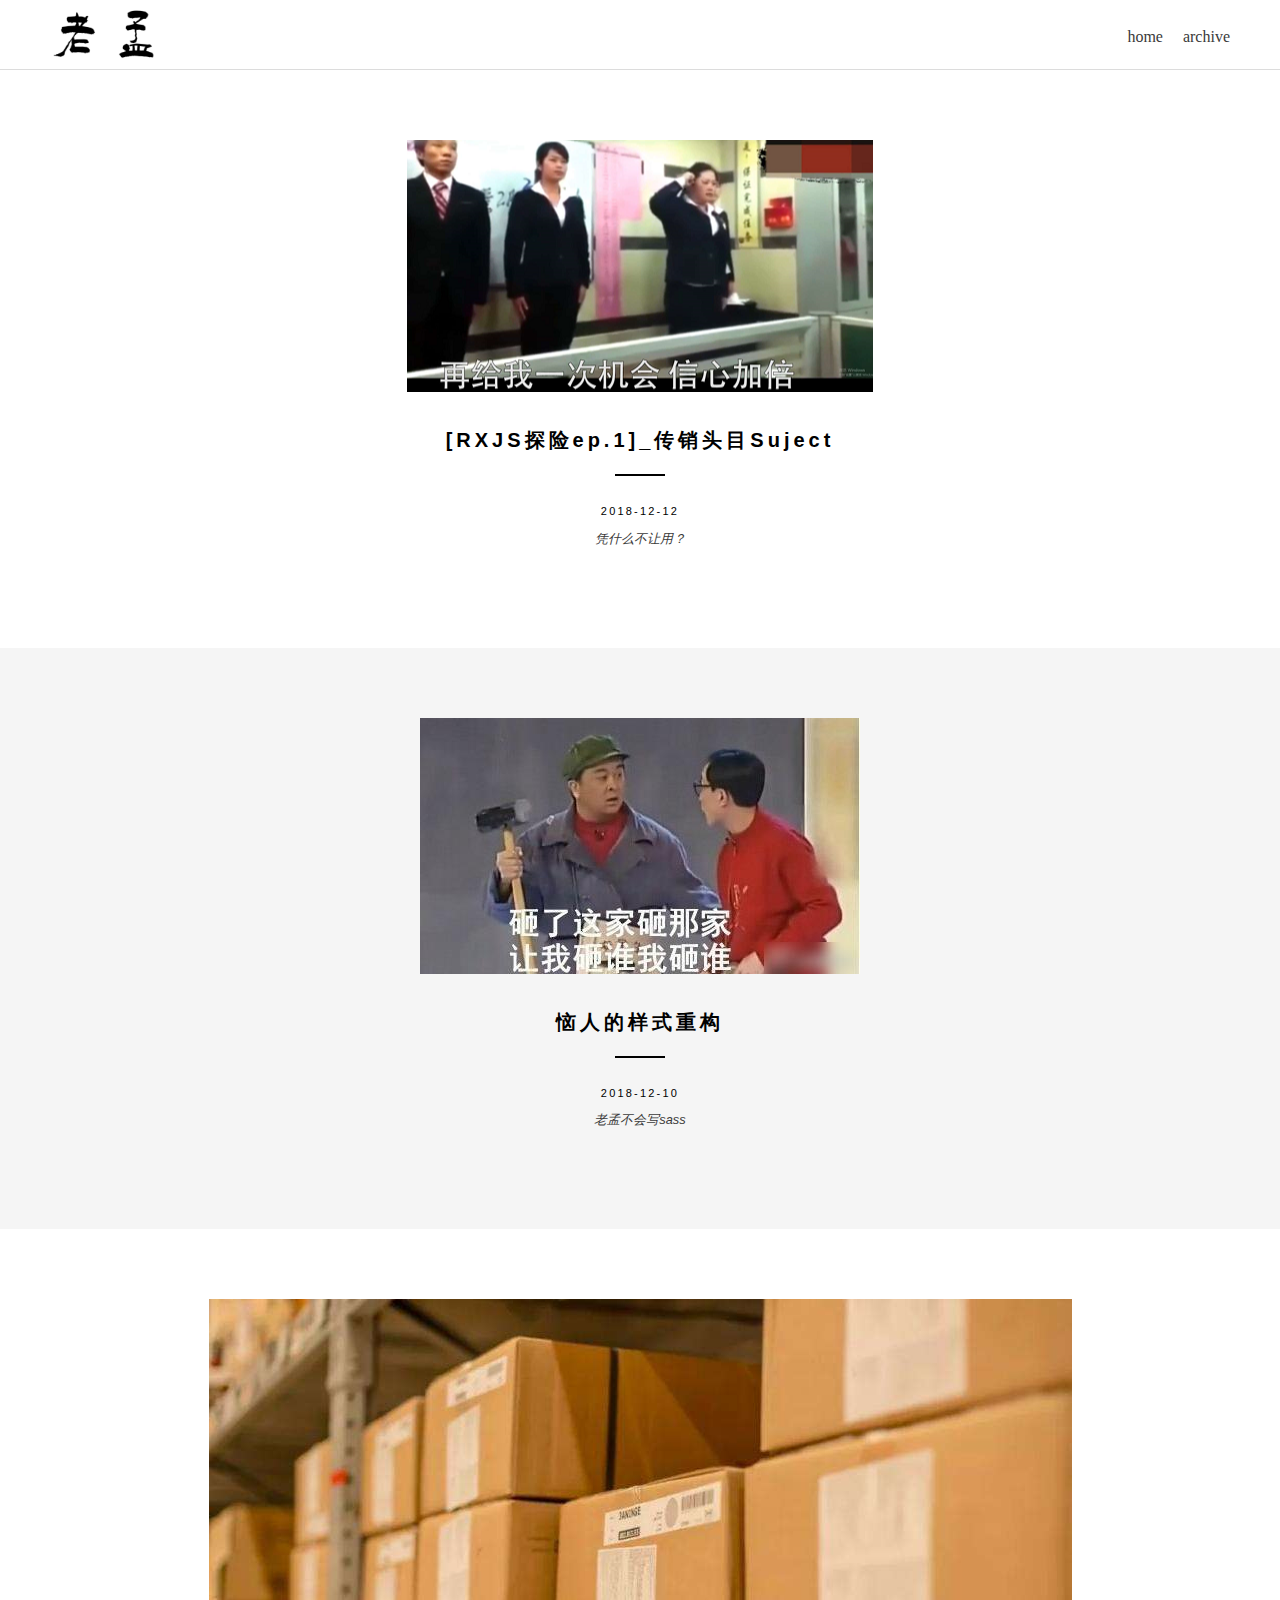
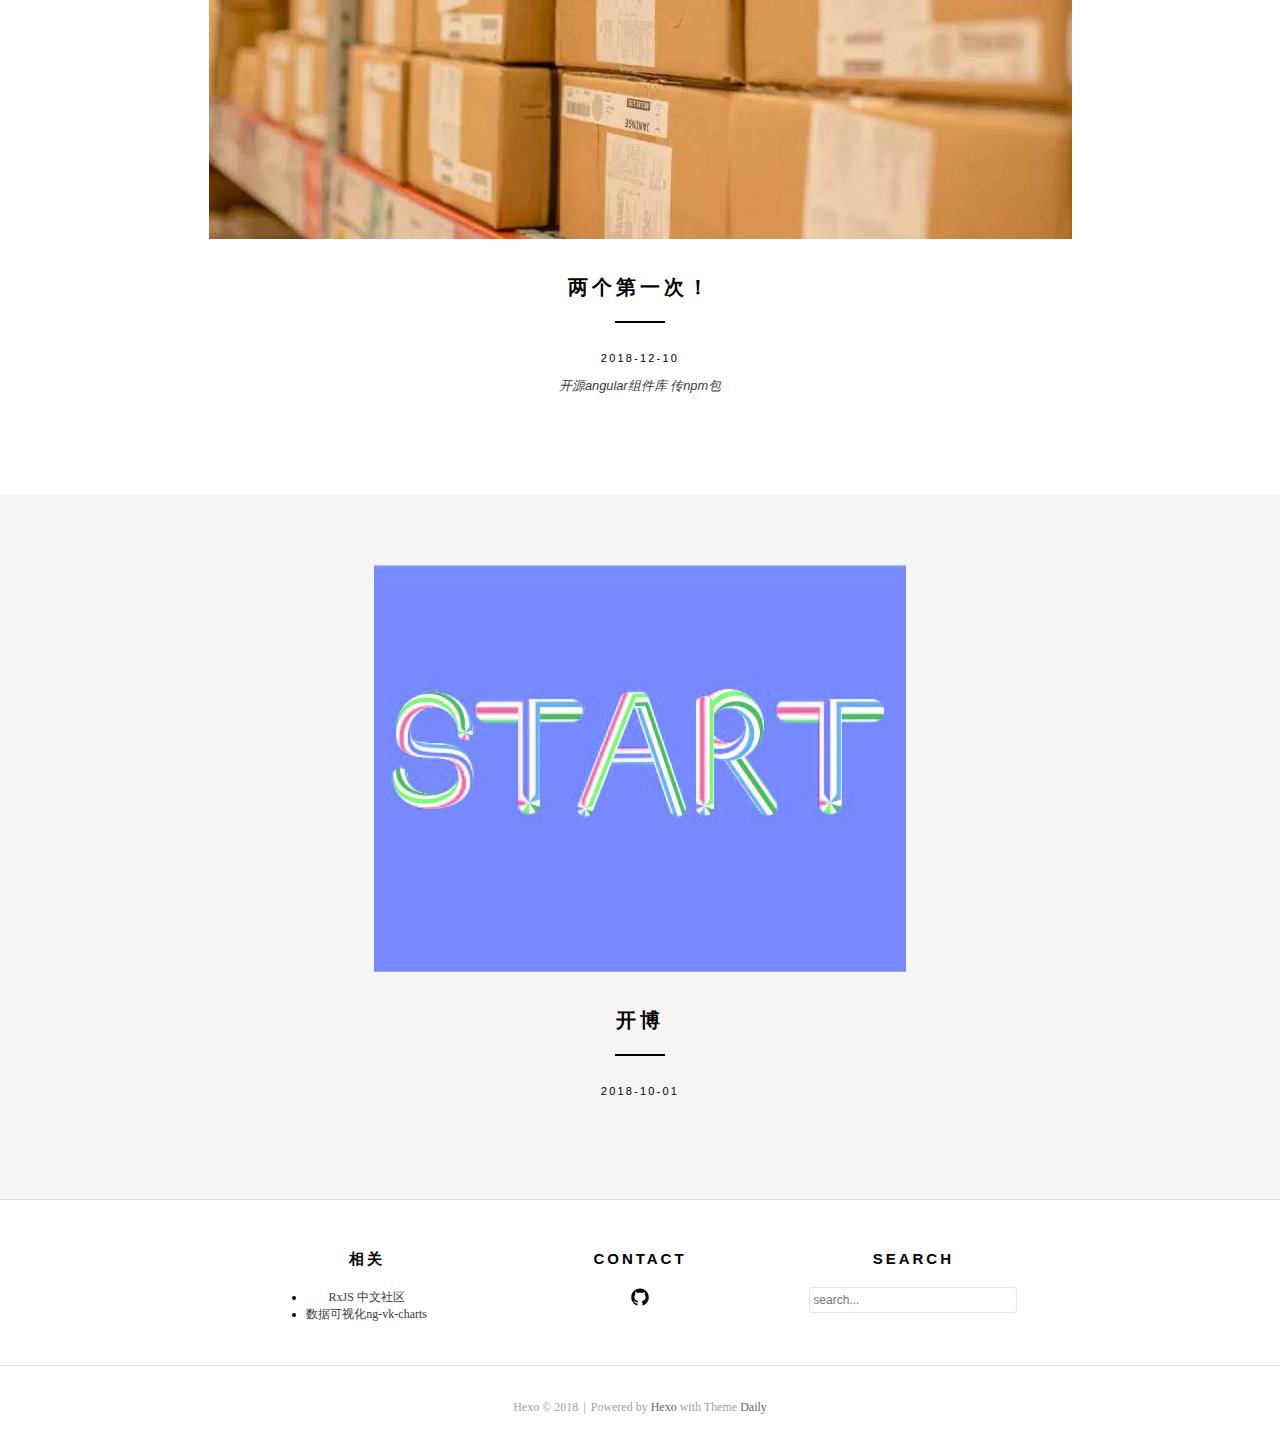
<file: index.html>
<!DOCTYPE html>
<html lang="en">

<!-- Head tag -->
<head><meta name="generator" content="Hexo 3.8.0">
  <meta charset="utf-8">
  <meta http-equiv="X-UA-Compatible" content="IE=edge">

  <!--Description-->
  

  <!--Author-->
  
  <meta name="author" content="John Doe">
  

  <!--Open Graph Title-->
  
      <meta property="og:title" content="Hexo">
  
  <!--Open Graph Description-->
  
  <!--Open Graph Site Name-->
  <meta property="og:site_name" content="Hexo">
  <!--Type page-->
  
      <meta property="og:type" content="website">
  
  <!--Page Cover-->
  

  <meta name="viewport" content="width=device-width, initial-scale=1, maximum-scale=1">

  <!-- Title -->
  
  <title>Hexo</title>


  <link rel="shortcut icon" href="https://hexo.io/icon/favicon-96x96.png">

  <!-- Custom CSS/Sass -->
  <link rel="stylesheet" href="/css/style.css">

  <!----------------------------
  https://github.com/GallenHu/hexo-theme-Daily

 _____            _   _
|  __ \          (_) | |
| |  | |   __ _   _  | |  _   _
| |  | |  / _` | | | | | | | | |
| |__| | | (_| | | | | | | |_| |
|_____/   \__,_| |_| |_|  \__, |
                          __/ |
                         |___/

    --------------------------->

</head>


<body>

  <!-- Nav -->
  <header class="site-header">
  <div class="header-inside">
    <div class="logo">
      <a href="/" rel="home">
        
        <img src="https://vickmeng.github.io/img/lm.png" alt="Hexo" height="60">
        
      </a>
    </div>
    <!-- Navigation -->
    <nav class="navbar">
      <!-- Collect the nav links, forms, and other content for toggling -->
      <div class="collapse">
        <ul class="navbar-nav">
          
          
            <li>
              <a href="/.">
                
                  home
                
              </a>
            </li>
          
            <li>
              <a href="/archives">
                
                  archive
                
              </a>
            </li>
          
        </ul>
      </div>
      <!-- /.navbar-collapse -->
    </nav>
    <div class="button-wrap">
      <button class="menu-toggle">Primary Menu</button>
    </div>
  </div>
</header>


  <!-- Main Content -->
  <div class="site-content home">
  <main class="content-area">
    
      
        <div class="even">
          

<!-- 首页模板 -->
<div class="container">
  <article class="post">
    
      
      

      <a href="/2018/12/12/[RXJS探险ep.1]_传销头目Suject/">
          <img src="/./img/cx.png" alt="[RXJS探险ep.1]_传销头目Suject" class="attachment-post-thumbnail">
        </a>
    
    <h1 class="entry-title">
      <a href="/2018/12/12/[RXJS探险ep.1]_传销头目Suject/" rel="bookmark">
        [RXJS探险ep.1]_传销头目Suject
      </a>
    </h1>
    

    <p class="posted-on">
    2018-12-12
    </p>
    <div class="tags-links">
      
      <a href="/tags/凭什么不让用？/" rel="tag">
        凭什么不让用？
      </a>
      
    </div>
  </article>
</div>
        </div> 
      
    
      
        <div class="odd">
          

<!-- 首页模板 -->
<div class="container">
  <article class="post">
    
      
      

      <a href="/2018/12/10/恼人的样式重构/">
          <img src="/./img/zaqiang.jpg" alt="恼人的样式重构" class="attachment-post-thumbnail">
        </a>
    
    <h1 class="entry-title">
      <a href="/2018/12/10/恼人的样式重构/" rel="bookmark">
        恼人的样式重构
      </a>
    </h1>
    

    <p class="posted-on">
    2018-12-10
    </p>
    <div class="tags-links">
      
      <a href="/tags/老孟不会写sass/" rel="tag">
        老孟不会写sass
      </a>
      
    </div>
  </article>
</div>
        </div>
      
    
      
        <div class="even">
          

<!-- 首页模板 -->
<div class="container">
  <article class="post">
    
      
      

      <a href="/2018/12/10/两个第一次！开发angular组件库，上传npm包/">
          <img src="/./img/packages.jpg" alt="两个第一次！" class="attachment-post-thumbnail">
        </a>
    
    <h1 class="entry-title">
      <a href="/2018/12/10/两个第一次！开发angular组件库，上传npm包/" rel="bookmark">
        两个第一次！
      </a>
    </h1>
    

    <p class="posted-on">
    2018-12-10
    </p>
    <div class="tags-links">
      
      <a href="/tags/开源angular组件库 传npm包/" rel="tag">
        开源angular组件库 传npm包
      </a>
      
    </div>
  </article>
</div>
        </div> 
      
    
      
        <div class="odd">
          

<!-- 首页模板 -->
<div class="container">
  <article class="post">
    
      
      

      <a href="/2018/10/01/开博/">
          <img src="/./img/start.jpg" alt="开博" class="attachment-post-thumbnail">
        </a>
    
    <h1 class="entry-title">
      <a href="/2018/10/01/开博/" rel="bookmark">
        开博
      </a>
    </h1>
    

    <p class="posted-on">
    2018-10-01
    </p>
    <div class="tags-links">
      
    </div>
  </article>
</div>
        </div>
      
    

    

  </main>
</div>

  <!-- Footer -->
  <!-- Footer-widgets -->
<div class="footer-widgets">
  <div class="row inside-wrapper">
    <div class="col-1-3">
      <aside>
        <h1 class="widget-title">相关</h1>
        <div class="custom-widget-content">
          
          <ul><li><a href="https://github.com/RxJS-CN">RxJS 中文社区</a></li><li><a href="https://github.com/vickmeng/ng-vk-charts">数据可视化ng-vk-charts</a></li></ul>
        </div>
      </aside>
    </div>
    <div class="col-1-3">
      <aside>
        <h1 class="widget-title">Contact</h1>
        <div class="widget-text">
          
            
              <a href="https://github.com/vickmeng" class="icon icon-github" target="_blank">github</a>
            
          
        </div>
      </aside>
    </div>
    <div class="col-1-3">
      <aside>
        <h1 class="widget-title">Search</h1>
        <div class="widget-text">
          <form onsubmit="return appDaily.submitSearch('')">
            <p>
              <input type="text" placeholder="search..." id="homeSearchInput">
            </p>
            <!-- <input type="submit" value="GO"> -->
          </form>
        </div>
      </aside>
    </div>
  </div>
</div>
<!-- Footer -->
<footer class="site-info">
  <p>
    <span>Hexo &copy; 2018</span>
    
      <span class="split">|</span>
      <span>Powered by <a href="https://hexo.io/" target="_blank">Hexo</a> with Theme <a href="https://github.com/GallenHu/hexo-theme-Daily" target="_blank">Daily</a></span>
    
  </p>
</footer>


  <!-- After footer scripts -->
  <!-- scripts -->
<script src="/js/app.js"></script>





</body>

</html>
</file>
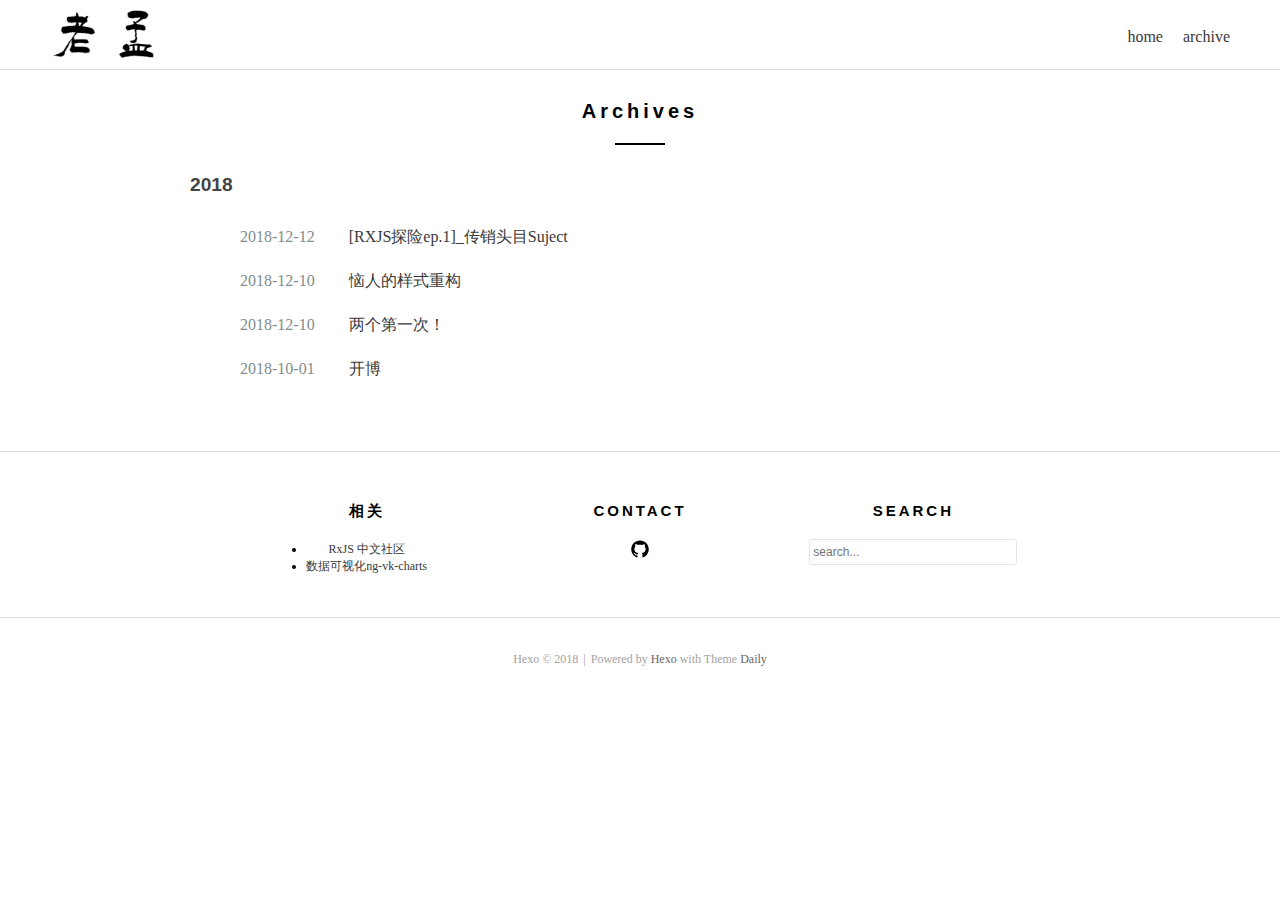
<file: archives/index.html>
<!DOCTYPE html>
<html lang="en">

<!-- Head tag -->
<head><meta name="generator" content="Hexo 3.8.0">
  <meta charset="utf-8">
  <meta http-equiv="X-UA-Compatible" content="IE=edge">

  <!--Description-->
  

  <!--Author-->
  
  <meta name="author" content="John Doe">
  

  <!--Open Graph Title-->
  
      <meta property="og:title" content="Hexo">
  
  <!--Open Graph Description-->
  
  <!--Open Graph Site Name-->
  <meta property="og:site_name" content="Hexo">
  <!--Type page-->
  
      <meta property="og:type" content="website">
  
  <!--Page Cover-->
  

  <meta name="viewport" content="width=device-width, initial-scale=1, maximum-scale=1">

  <!-- Title -->
  
  <title>Archives - Hexo</title>


  <link rel="shortcut icon" href="https://hexo.io/icon/favicon-96x96.png">

  <!-- Custom CSS/Sass -->
  <link rel="stylesheet" href="/css/style.css">

  <!----------------------------
  https://github.com/GallenHu/hexo-theme-Daily

 _____            _   _
|  __ \          (_) | |
| |  | |   __ _   _  | |  _   _
| |  | |  / _` | | | | | | | | |
| |__| | | (_| | | | | | | |_| |
|_____/   \__,_| |_| |_|  \__, |
                          __/ |
                         |___/

    --------------------------->

</head>


<body>

  <!-- Nav -->
  <header class="site-header">
  <div class="header-inside">
    <div class="logo">
      <a href="/" rel="home">
        
        <img src="https://vickmeng.github.io/img/lm.png" alt="Hexo" height="60">
        
      </a>
    </div>
    <!-- Navigation -->
    <nav class="navbar">
      <!-- Collect the nav links, forms, and other content for toggling -->
      <div class="collapse">
        <ul class="navbar-nav">
          
          
            <li>
              <a href="/.">
                
                  home
                
              </a>
            </li>
          
            <li>
              <a href="/archives">
                
                  archive
                
              </a>
            </li>
          
        </ul>
      </div>
      <!-- /.navbar-collapse -->
    </nav>
    <div class="button-wrap">
      <button class="menu-toggle">Primary Menu</button>
    </div>
  </div>
</header>


  <!-- Main Content -->
  

<!-- Main Content -->
<div class="archive content-area">
  <div class="container">
    <h1 class="entry-title">Archives</h1>
    <div class="row">
      <div class="col-lg-8 col-lg-offset-2 col-md-10 col-md-offset-1">
        <!-- Use lodash to classify posts. See https://lodash.com/docs#groupBy
          1. group site.posts by year
          2. sort posts-in-one-year by Month and Day
        -->
        

        
          <h2 class="year">2018</h2>
          <ul class="list">
            
  <li>
    <span class="date">
      2018-12-12
    </span>
    <a href="/2018/12/12/[RXJS探险ep.1]_传销头目Suject/" class="title">
      [RXJS探险ep.1]_传销头目Suject
    </a>
  </li>

  <li>
    <span class="date">
      2018-12-10
    </span>
    <a href="/2018/12/10/恼人的样式重构/" class="title">
      恼人的样式重构
    </a>
  </li>

  <li>
    <span class="date">
      2018-12-10
    </span>
    <a href="/2018/12/10/两个第一次！开发angular组件库，上传npm包/" class="title">
      两个第一次！
    </a>
  </li>

  <li>
    <span class="date">
      2018-10-01
    </span>
    <a href="/2018/10/01/开博/" class="title">
      开博
    </a>
  </li>


          </ul>
        
      </div>
    </div>
  </div>
</div>


  <!-- Footer -->
  <!-- Footer-widgets -->
<div class="footer-widgets">
  <div class="row inside-wrapper">
    <div class="col-1-3">
      <aside>
        <h1 class="widget-title">相关</h1>
        <div class="custom-widget-content">
          
          <ul><li><a href="https://github.com/RxJS-CN">RxJS 中文社区</a></li><li><a href="https://github.com/vickmeng/ng-vk-charts">数据可视化ng-vk-charts</a></li></ul>
        </div>
      </aside>
    </div>
    <div class="col-1-3">
      <aside>
        <h1 class="widget-title">Contact</h1>
        <div class="widget-text">
          
            
              <a href="https://github.com/vickmeng" class="icon icon-github" target="_blank">github</a>
            
          
        </div>
      </aside>
    </div>
    <div class="col-1-3">
      <aside>
        <h1 class="widget-title">Search</h1>
        <div class="widget-text">
          <form onsubmit="return appDaily.submitSearch('')">
            <p>
              <input type="text" placeholder="search..." id="homeSearchInput">
            </p>
            <!-- <input type="submit" value="GO"> -->
          </form>
        </div>
      </aside>
    </div>
  </div>
</div>
<!-- Footer -->
<footer class="site-info">
  <p>
    <span>Hexo &copy; 2018</span>
    
      <span class="split">|</span>
      <span>Powered by <a href="https://hexo.io/" target="_blank">Hexo</a> with Theme <a href="https://github.com/GallenHu/hexo-theme-Daily" target="_blank">Daily</a></span>
    
  </p>
</footer>


  <!-- After footer scripts -->
  <!-- scripts -->
<script src="/js/app.js"></script>





</body>

</html>
</file>
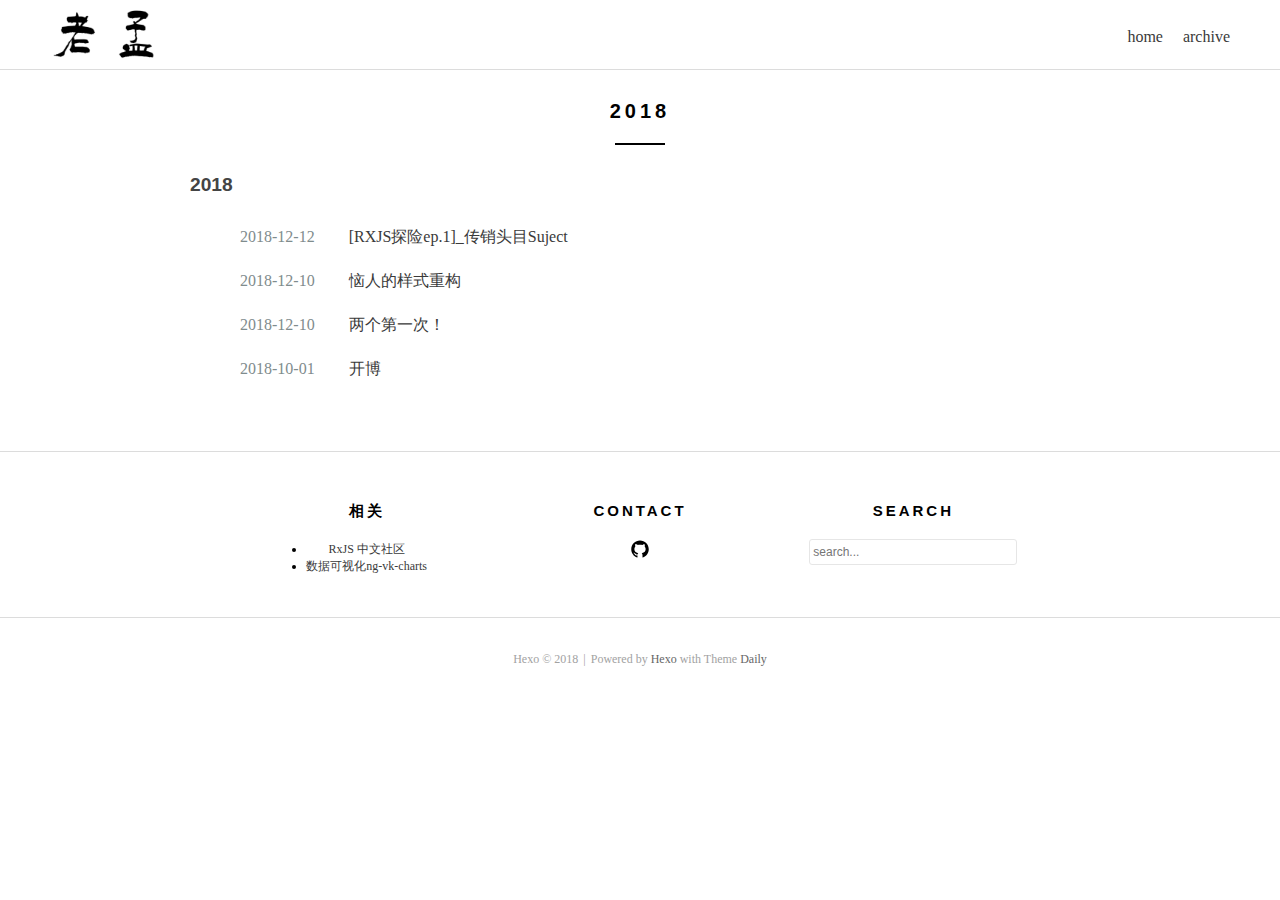
<file: archives/2018/index.html>
<!DOCTYPE html>
<html lang="en">

<!-- Head tag -->
<head><meta name="generator" content="Hexo 3.8.0">
  <meta charset="utf-8">
  <meta http-equiv="X-UA-Compatible" content="IE=edge">

  <!--Description-->
  

  <!--Author-->
  
  <meta name="author" content="John Doe">
  

  <!--Open Graph Title-->
  
      <meta property="og:title" content="Hexo">
  
  <!--Open Graph Description-->
  
  <!--Open Graph Site Name-->
  <meta property="og:site_name" content="Hexo">
  <!--Type page-->
  
      <meta property="og:type" content="website">
  
  <!--Page Cover-->
  

  <meta name="viewport" content="width=device-width, initial-scale=1, maximum-scale=1">

  <!-- Title -->
  
  <title>Archives: 2018 - Hexo</title>


  <link rel="shortcut icon" href="https://hexo.io/icon/favicon-96x96.png">

  <!-- Custom CSS/Sass -->
  <link rel="stylesheet" href="/css/style.css">

  <!----------------------------
  https://github.com/GallenHu/hexo-theme-Daily

 _____            _   _
|  __ \          (_) | |
| |  | |   __ _   _  | |  _   _
| |  | |  / _` | | | | | | | | |
| |__| | | (_| | | | | | | |_| |
|_____/   \__,_| |_| |_|  \__, |
                          __/ |
                         |___/

    --------------------------->

</head>


<body>

  <!-- Nav -->
  <header class="site-header">
  <div class="header-inside">
    <div class="logo">
      <a href="/" rel="home">
        
        <img src="https://vickmeng.github.io/img/lm.png" alt="Hexo" height="60">
        
      </a>
    </div>
    <!-- Navigation -->
    <nav class="navbar">
      <!-- Collect the nav links, forms, and other content for toggling -->
      <div class="collapse">
        <ul class="navbar-nav">
          
          
            <li>
              <a href="/.">
                
                  home
                
              </a>
            </li>
          
            <li>
              <a href="/archives">
                
                  archive
                
              </a>
            </li>
          
        </ul>
      </div>
      <!-- /.navbar-collapse -->
    </nav>
    <div class="button-wrap">
      <button class="menu-toggle">Primary Menu</button>
    </div>
  </div>
</header>


  <!-- Main Content -->
  

<!-- Main Content -->
<div class="archive content-area">
  <div class="container">
    <h1 class="entry-title">2018</h1>
    <div class="row">
      <div class="col-lg-8 col-lg-offset-2 col-md-10 col-md-offset-1">
        <!-- Use lodash to classify posts. See https://lodash.com/docs#groupBy
          1. group site.posts by year
          2. sort posts-in-one-year by Month and Day
        -->
        

        
          <h2 class="year">2018</h2>
          <ul class="list">
            
  <li>
    <span class="date">
      2018-12-12
    </span>
    <a href="/2018/12/12/[RXJS探险ep.1]_传销头目Suject/" class="title">
      [RXJS探险ep.1]_传销头目Suject
    </a>
  </li>

  <li>
    <span class="date">
      2018-12-10
    </span>
    <a href="/2018/12/10/恼人的样式重构/" class="title">
      恼人的样式重构
    </a>
  </li>

  <li>
    <span class="date">
      2018-12-10
    </span>
    <a href="/2018/12/10/两个第一次！开发angular组件库，上传npm包/" class="title">
      两个第一次！
    </a>
  </li>

  <li>
    <span class="date">
      2018-10-01
    </span>
    <a href="/2018/10/01/开博/" class="title">
      开博
    </a>
  </li>


          </ul>
        
      </div>
    </div>
  </div>
</div>


  <!-- Footer -->
  <!-- Footer-widgets -->
<div class="footer-widgets">
  <div class="row inside-wrapper">
    <div class="col-1-3">
      <aside>
        <h1 class="widget-title">相关</h1>
        <div class="custom-widget-content">
          
          <ul><li><a href="https://github.com/RxJS-CN">RxJS 中文社区</a></li><li><a href="https://github.com/vickmeng/ng-vk-charts">数据可视化ng-vk-charts</a></li></ul>
        </div>
      </aside>
    </div>
    <div class="col-1-3">
      <aside>
        <h1 class="widget-title">Contact</h1>
        <div class="widget-text">
          
            
              <a href="https://github.com/vickmeng" class="icon icon-github" target="_blank">github</a>
            
          
        </div>
      </aside>
    </div>
    <div class="col-1-3">
      <aside>
        <h1 class="widget-title">Search</h1>
        <div class="widget-text">
          <form onsubmit="return appDaily.submitSearch('')">
            <p>
              <input type="text" placeholder="search..." id="homeSearchInput">
            </p>
            <!-- <input type="submit" value="GO"> -->
          </form>
        </div>
      </aside>
    </div>
  </div>
</div>
<!-- Footer -->
<footer class="site-info">
  <p>
    <span>Hexo &copy; 2018</span>
    
      <span class="split">|</span>
      <span>Powered by <a href="https://hexo.io/" target="_blank">Hexo</a> with Theme <a href="https://github.com/GallenHu/hexo-theme-Daily" target="_blank">Daily</a></span>
    
  </p>
</footer>


  <!-- After footer scripts -->
  <!-- scripts -->
<script src="/js/app.js"></script>





</body>

</html>
</file>
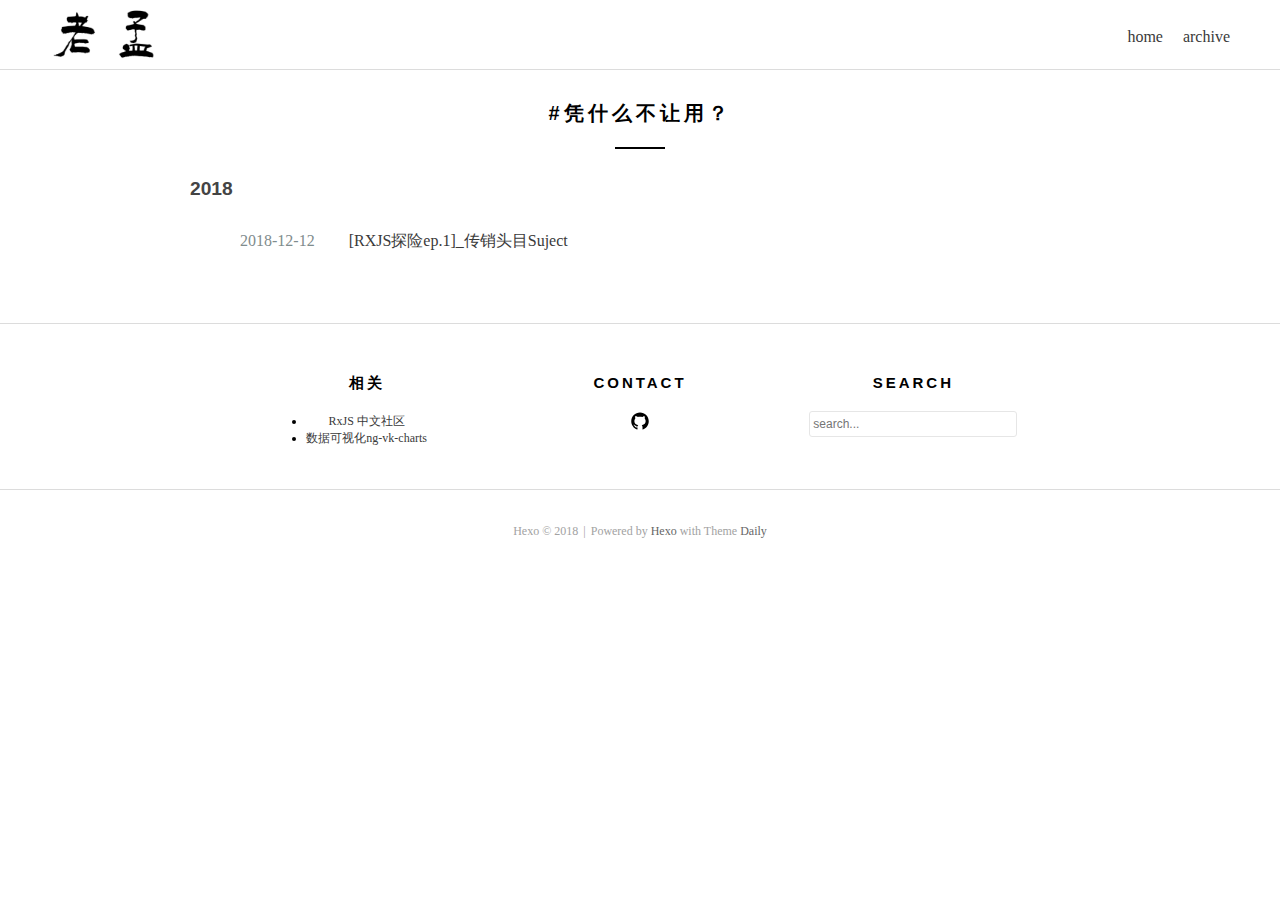
<file: tags/凭什么不让用？/index.html>
<!DOCTYPE html>
<html lang="en">

<!-- Head tag -->
<head><meta name="generator" content="Hexo 3.8.0">
  <meta charset="utf-8">
  <meta http-equiv="X-UA-Compatible" content="IE=edge">

  <!--Description-->
  

  <!--Author-->
  
  <meta name="author" content="John Doe">
  

  <!--Open Graph Title-->
  
      <meta property="og:title" content="Hexo">
  
  <!--Open Graph Description-->
  
  <!--Open Graph Site Name-->
  <meta property="og:site_name" content="Hexo">
  <!--Type page-->
  
      <meta property="og:type" content="website">
  
  <!--Page Cover-->
  

  <meta name="viewport" content="width=device-width, initial-scale=1, maximum-scale=1">

  <!-- Title -->
  
  <title>凭什么不让用？ - Hexo</title>


  <link rel="shortcut icon" href="https://hexo.io/icon/favicon-96x96.png">

  <!-- Custom CSS/Sass -->
  <link rel="stylesheet" href="/css/style.css">

  <!----------------------------
  https://github.com/GallenHu/hexo-theme-Daily

 _____            _   _
|  __ \          (_) | |
| |  | |   __ _   _  | |  _   _
| |  | |  / _` | | | | | | | | |
| |__| | | (_| | | | | | | |_| |
|_____/   \__,_| |_| |_|  \__, |
                          __/ |
                         |___/

    --------------------------->

</head>


<body>

  <!-- Nav -->
  <header class="site-header">
  <div class="header-inside">
    <div class="logo">
      <a href="/" rel="home">
        
        <img src="https://vickmeng.github.io/img/lm.png" alt="Hexo" height="60">
        
      </a>
    </div>
    <!-- Navigation -->
    <nav class="navbar">
      <!-- Collect the nav links, forms, and other content for toggling -->
      <div class="collapse">
        <ul class="navbar-nav">
          
          
            <li>
              <a href="/.">
                
                  home
                
              </a>
            </li>
          
            <li>
              <a href="/archives">
                
                  archive
                
              </a>
            </li>
          
        </ul>
      </div>
      <!-- /.navbar-collapse -->
    </nav>
    <div class="button-wrap">
      <button class="menu-toggle">Primary Menu</button>
    </div>
  </div>
</header>


  <!-- Main Content -->
  

<!-- Main Content -->
<div class="archive content-area">
  <div class="container">
    <h1 class="entry-title">#凭什么不让用？</h1>
    <div class="row">
      <div class="col-lg-8 col-lg-offset-2 col-md-10 col-md-offset-1">
        <!-- Use lodash to classify posts. See https://lodash.com/docs#groupBy -->
        
        
          <h2 class="year">2018</h2>
          <ul class="list">
            
  <li>
    <span class="date">
      2018-12-12
    </span>
    <a href="/2018/12/12/[RXJS探险ep.1]_传销头目Suject/" class="title">
      [RXJS探险ep.1]_传销头目Suject
    </a>
  </li>


          </ul>
        
      </div>
    </div>
  </div>
  

</div>


  <!-- Footer -->
  <!-- Footer-widgets -->
<div class="footer-widgets">
  <div class="row inside-wrapper">
    <div class="col-1-3">
      <aside>
        <h1 class="widget-title">相关</h1>
        <div class="custom-widget-content">
          
          <ul><li><a href="https://github.com/RxJS-CN">RxJS 中文社区</a></li><li><a href="https://github.com/vickmeng/ng-vk-charts">数据可视化ng-vk-charts</a></li></ul>
        </div>
      </aside>
    </div>
    <div class="col-1-3">
      <aside>
        <h1 class="widget-title">Contact</h1>
        <div class="widget-text">
          
            
              <a href="https://github.com/vickmeng" class="icon icon-github" target="_blank">github</a>
            
          
        </div>
      </aside>
    </div>
    <div class="col-1-3">
      <aside>
        <h1 class="widget-title">Search</h1>
        <div class="widget-text">
          <form onsubmit="return appDaily.submitSearch('')">
            <p>
              <input type="text" placeholder="search..." id="homeSearchInput">
            </p>
            <!-- <input type="submit" value="GO"> -->
          </form>
        </div>
      </aside>
    </div>
  </div>
</div>
<!-- Footer -->
<footer class="site-info">
  <p>
    <span>Hexo &copy; 2018</span>
    
      <span class="split">|</span>
      <span>Powered by <a href="https://hexo.io/" target="_blank">Hexo</a> with Theme <a href="https://github.com/GallenHu/hexo-theme-Daily" target="_blank">Daily</a></span>
    
  </p>
</footer>


  <!-- After footer scripts -->
  <!-- scripts -->
<script src="/js/app.js"></script>





</body>

</html>
</file>
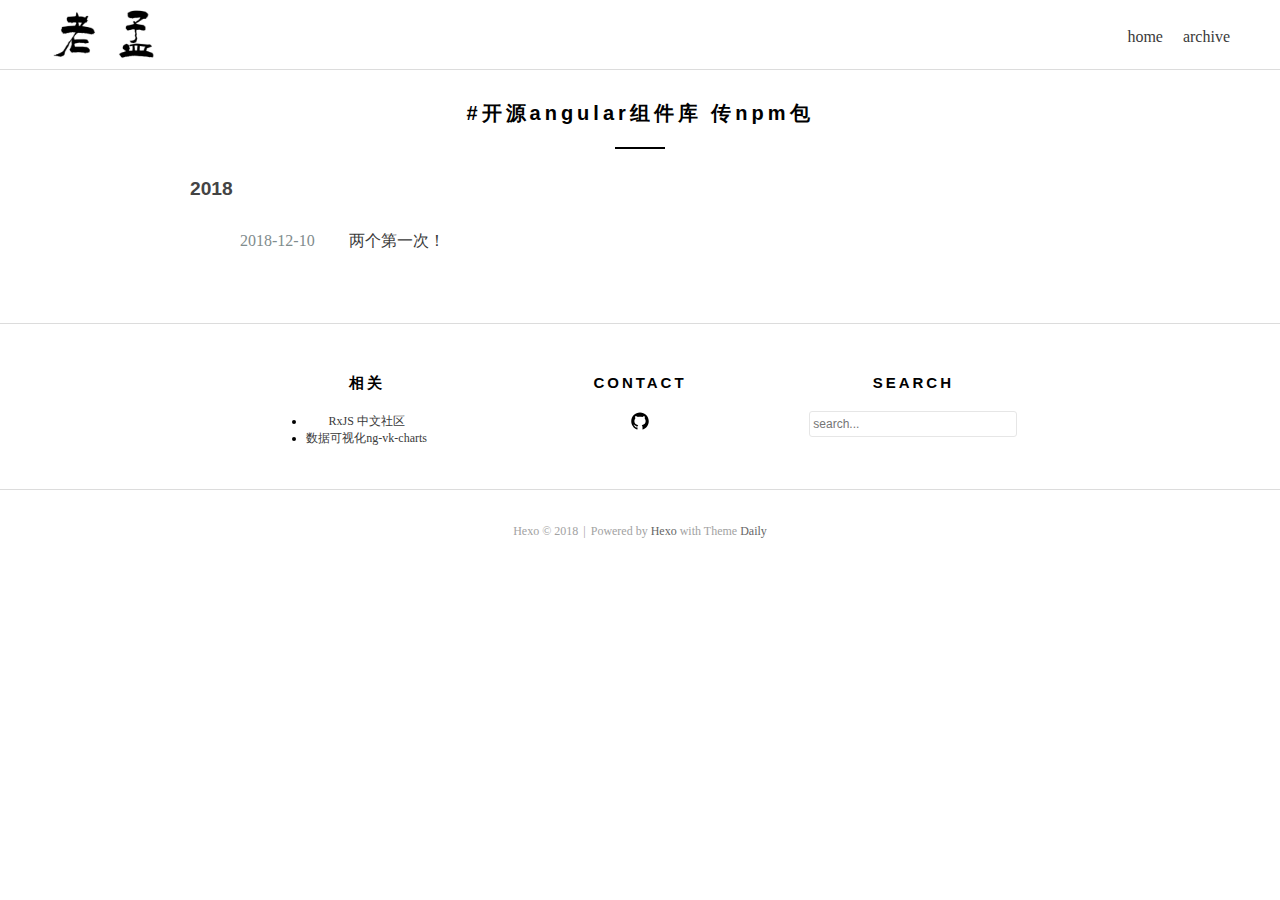
<file: tags/开源angular组件库-传npm包/index.html>
<!DOCTYPE html>
<html lang="en">

<!-- Head tag -->
<head><meta name="generator" content="Hexo 3.8.0">
  <meta charset="utf-8">
  <meta http-equiv="X-UA-Compatible" content="IE=edge">

  <!--Description-->
  

  <!--Author-->
  
  <meta name="author" content="John Doe">
  

  <!--Open Graph Title-->
  
      <meta property="og:title" content="Hexo">
  
  <!--Open Graph Description-->
  
  <!--Open Graph Site Name-->
  <meta property="og:site_name" content="Hexo">
  <!--Type page-->
  
      <meta property="og:type" content="website">
  
  <!--Page Cover-->
  

  <meta name="viewport" content="width=device-width, initial-scale=1, maximum-scale=1">

  <!-- Title -->
  
  <title>开源angular组件库 传npm包 - Hexo</title>


  <link rel="shortcut icon" href="https://hexo.io/icon/favicon-96x96.png">

  <!-- Custom CSS/Sass -->
  <link rel="stylesheet" href="/css/style.css">

  <!----------------------------
  https://github.com/GallenHu/hexo-theme-Daily

 _____            _   _
|  __ \          (_) | |
| |  | |   __ _   _  | |  _   _
| |  | |  / _` | | | | | | | | |
| |__| | | (_| | | | | | | |_| |
|_____/   \__,_| |_| |_|  \__, |
                          __/ |
                         |___/

    --------------------------->

</head>


<body>

  <!-- Nav -->
  <header class="site-header">
  <div class="header-inside">
    <div class="logo">
      <a href="/" rel="home">
        
        <img src="https://vickmeng.github.io/img/lm.png" alt="Hexo" height="60">
        
      </a>
    </div>
    <!-- Navigation -->
    <nav class="navbar">
      <!-- Collect the nav links, forms, and other content for toggling -->
      <div class="collapse">
        <ul class="navbar-nav">
          
          
            <li>
              <a href="/.">
                
                  home
                
              </a>
            </li>
          
            <li>
              <a href="/archives">
                
                  archive
                
              </a>
            </li>
          
        </ul>
      </div>
      <!-- /.navbar-collapse -->
    </nav>
    <div class="button-wrap">
      <button class="menu-toggle">Primary Menu</button>
    </div>
  </div>
</header>


  <!-- Main Content -->
  

<!-- Main Content -->
<div class="archive content-area">
  <div class="container">
    <h1 class="entry-title">#开源angular组件库 传npm包</h1>
    <div class="row">
      <div class="col-lg-8 col-lg-offset-2 col-md-10 col-md-offset-1">
        <!-- Use lodash to classify posts. See https://lodash.com/docs#groupBy -->
        
        
          <h2 class="year">2018</h2>
          <ul class="list">
            
  <li>
    <span class="date">
      2018-12-10
    </span>
    <a href="/2018/12/10/两个第一次！开发angular组件库，上传npm包/" class="title">
      两个第一次！
    </a>
  </li>


          </ul>
        
      </div>
    </div>
  </div>
  

</div>


  <!-- Footer -->
  <!-- Footer-widgets -->
<div class="footer-widgets">
  <div class="row inside-wrapper">
    <div class="col-1-3">
      <aside>
        <h1 class="widget-title">相关</h1>
        <div class="custom-widget-content">
          
          <ul><li><a href="https://github.com/RxJS-CN">RxJS 中文社区</a></li><li><a href="https://github.com/vickmeng/ng-vk-charts">数据可视化ng-vk-charts</a></li></ul>
        </div>
      </aside>
    </div>
    <div class="col-1-3">
      <aside>
        <h1 class="widget-title">Contact</h1>
        <div class="widget-text">
          
            
              <a href="https://github.com/vickmeng" class="icon icon-github" target="_blank">github</a>
            
          
        </div>
      </aside>
    </div>
    <div class="col-1-3">
      <aside>
        <h1 class="widget-title">Search</h1>
        <div class="widget-text">
          <form onsubmit="return appDaily.submitSearch('')">
            <p>
              <input type="text" placeholder="search..." id="homeSearchInput">
            </p>
            <!-- <input type="submit" value="GO"> -->
          </form>
        </div>
      </aside>
    </div>
  </div>
</div>
<!-- Footer -->
<footer class="site-info">
  <p>
    <span>Hexo &copy; 2018</span>
    
      <span class="split">|</span>
      <span>Powered by <a href="https://hexo.io/" target="_blank">Hexo</a> with Theme <a href="https://github.com/GallenHu/hexo-theme-Daily" target="_blank">Daily</a></span>
    
  </p>
</footer>


  <!-- After footer scripts -->
  <!-- scripts -->
<script src="/js/app.js"></script>





</body>

</html>
</file>
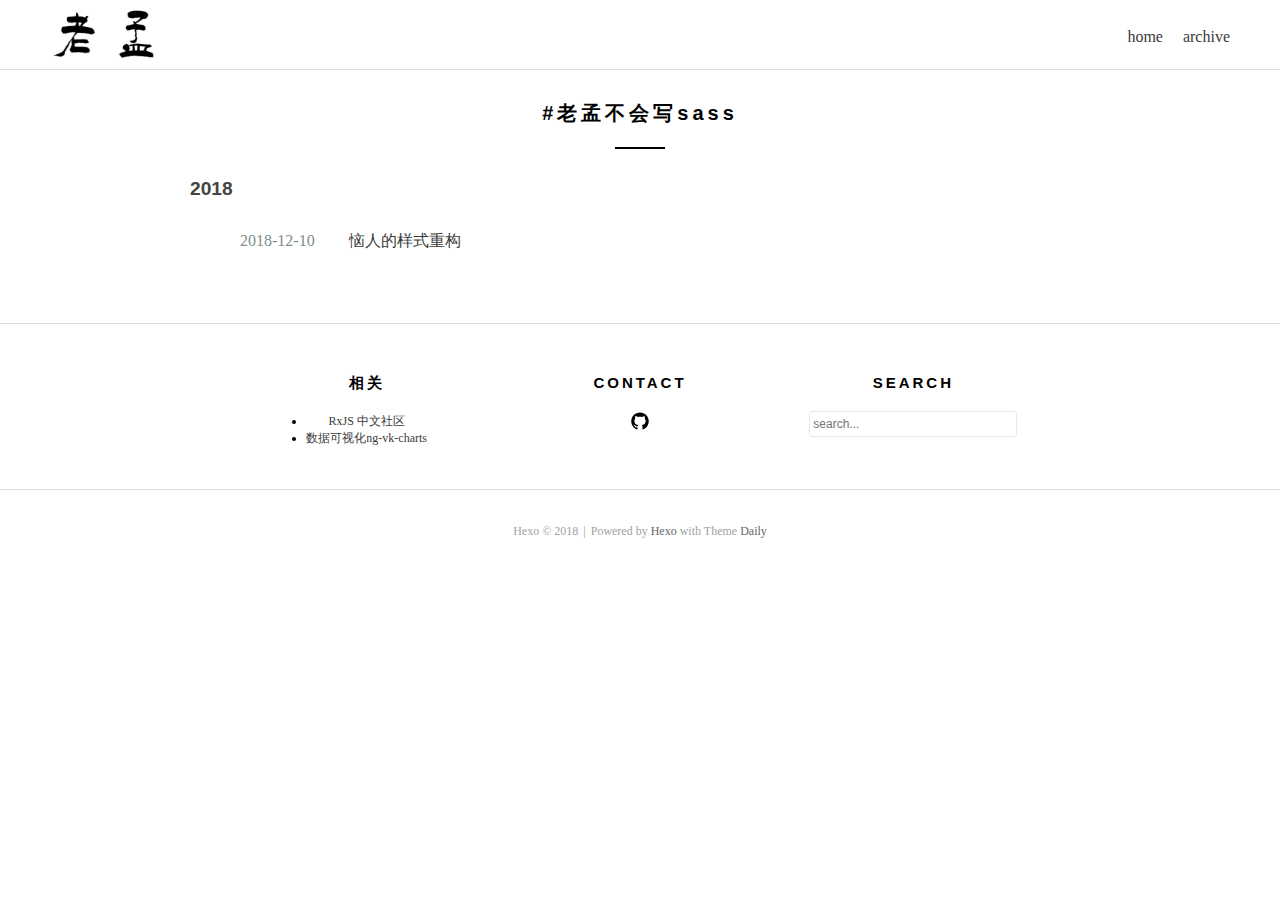
<file: tags/老孟不会写sass/index.html>
<!DOCTYPE html>
<html lang="en">

<!-- Head tag -->
<head><meta name="generator" content="Hexo 3.8.0">
  <meta charset="utf-8">
  <meta http-equiv="X-UA-Compatible" content="IE=edge">

  <!--Description-->
  

  <!--Author-->
  
  <meta name="author" content="John Doe">
  

  <!--Open Graph Title-->
  
      <meta property="og:title" content="Hexo">
  
  <!--Open Graph Description-->
  
  <!--Open Graph Site Name-->
  <meta property="og:site_name" content="Hexo">
  <!--Type page-->
  
      <meta property="og:type" content="website">
  
  <!--Page Cover-->
  

  <meta name="viewport" content="width=device-width, initial-scale=1, maximum-scale=1">

  <!-- Title -->
  
  <title>老孟不会写sass - Hexo</title>


  <link rel="shortcut icon" href="https://hexo.io/icon/favicon-96x96.png">

  <!-- Custom CSS/Sass -->
  <link rel="stylesheet" href="/css/style.css">

  <!----------------------------
  https://github.com/GallenHu/hexo-theme-Daily

 _____            _   _
|  __ \          (_) | |
| |  | |   __ _   _  | |  _   _
| |  | |  / _` | | | | | | | | |
| |__| | | (_| | | | | | | |_| |
|_____/   \__,_| |_| |_|  \__, |
                          __/ |
                         |___/

    --------------------------->

</head>


<body>

  <!-- Nav -->
  <header class="site-header">
  <div class="header-inside">
    <div class="logo">
      <a href="/" rel="home">
        
        <img src="https://vickmeng.github.io/img/lm.png" alt="Hexo" height="60">
        
      </a>
    </div>
    <!-- Navigation -->
    <nav class="navbar">
      <!-- Collect the nav links, forms, and other content for toggling -->
      <div class="collapse">
        <ul class="navbar-nav">
          
          
            <li>
              <a href="/.">
                
                  home
                
              </a>
            </li>
          
            <li>
              <a href="/archives">
                
                  archive
                
              </a>
            </li>
          
        </ul>
      </div>
      <!-- /.navbar-collapse -->
    </nav>
    <div class="button-wrap">
      <button class="menu-toggle">Primary Menu</button>
    </div>
  </div>
</header>


  <!-- Main Content -->
  

<!-- Main Content -->
<div class="archive content-area">
  <div class="container">
    <h1 class="entry-title">#老孟不会写sass</h1>
    <div class="row">
      <div class="col-lg-8 col-lg-offset-2 col-md-10 col-md-offset-1">
        <!-- Use lodash to classify posts. See https://lodash.com/docs#groupBy -->
        
        
          <h2 class="year">2018</h2>
          <ul class="list">
            
  <li>
    <span class="date">
      2018-12-10
    </span>
    <a href="/2018/12/10/恼人的样式重构/" class="title">
      恼人的样式重构
    </a>
  </li>


          </ul>
        
      </div>
    </div>
  </div>
  

</div>


  <!-- Footer -->
  <!-- Footer-widgets -->
<div class="footer-widgets">
  <div class="row inside-wrapper">
    <div class="col-1-3">
      <aside>
        <h1 class="widget-title">相关</h1>
        <div class="custom-widget-content">
          
          <ul><li><a href="https://github.com/RxJS-CN">RxJS 中文社区</a></li><li><a href="https://github.com/vickmeng/ng-vk-charts">数据可视化ng-vk-charts</a></li></ul>
        </div>
      </aside>
    </div>
    <div class="col-1-3">
      <aside>
        <h1 class="widget-title">Contact</h1>
        <div class="widget-text">
          
            
              <a href="https://github.com/vickmeng" class="icon icon-github" target="_blank">github</a>
            
          
        </div>
      </aside>
    </div>
    <div class="col-1-3">
      <aside>
        <h1 class="widget-title">Search</h1>
        <div class="widget-text">
          <form onsubmit="return appDaily.submitSearch('')">
            <p>
              <input type="text" placeholder="search..." id="homeSearchInput">
            </p>
            <!-- <input type="submit" value="GO"> -->
          </form>
        </div>
      </aside>
    </div>
  </div>
</div>
<!-- Footer -->
<footer class="site-info">
  <p>
    <span>Hexo &copy; 2018</span>
    
      <span class="split">|</span>
      <span>Powered by <a href="https://hexo.io/" target="_blank">Hexo</a> with Theme <a href="https://github.com/GallenHu/hexo-theme-Daily" target="_blank">Daily</a></span>
    
  </p>
</footer>


  <!-- After footer scripts -->
  <!-- scripts -->
<script src="/js/app.js"></script>





</body>

</html>
</file>
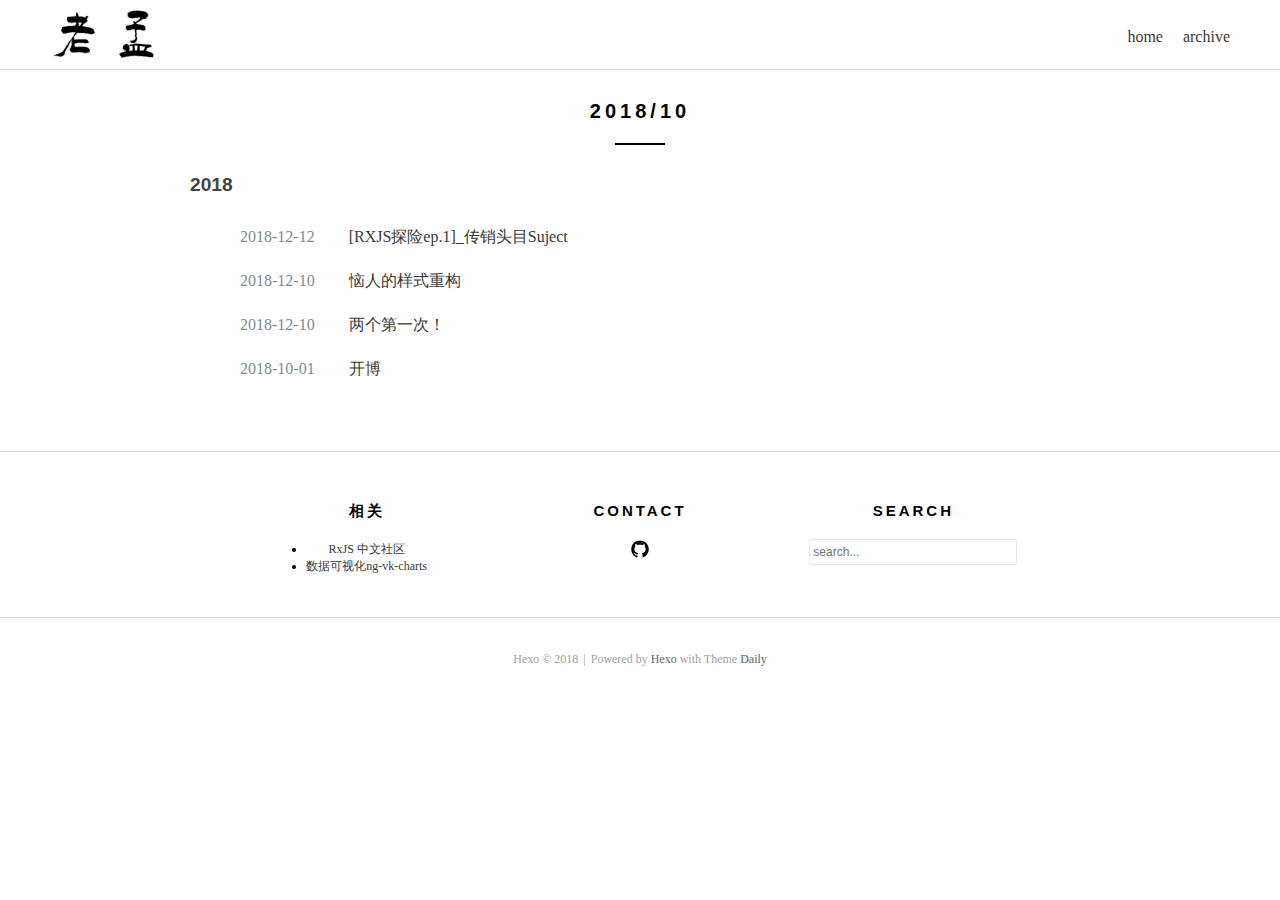
<file: archives/2018/10/index.html>
<!DOCTYPE html>
<html lang="en">

<!-- Head tag -->
<head><meta name="generator" content="Hexo 3.8.0">
  <meta charset="utf-8">
  <meta http-equiv="X-UA-Compatible" content="IE=edge">

  <!--Description-->
  

  <!--Author-->
  
  <meta name="author" content="John Doe">
  

  <!--Open Graph Title-->
  
      <meta property="og:title" content="Hexo">
  
  <!--Open Graph Description-->
  
  <!--Open Graph Site Name-->
  <meta property="og:site_name" content="Hexo">
  <!--Type page-->
  
      <meta property="og:type" content="website">
  
  <!--Page Cover-->
  

  <meta name="viewport" content="width=device-width, initial-scale=1, maximum-scale=1">

  <!-- Title -->
  
  <title>Archives: 2018/10 - Hexo</title>


  <link rel="shortcut icon" href="https://hexo.io/icon/favicon-96x96.png">

  <!-- Custom CSS/Sass -->
  <link rel="stylesheet" href="/css/style.css">

  <!----------------------------
  https://github.com/GallenHu/hexo-theme-Daily

 _____            _   _
|  __ \          (_) | |
| |  | |   __ _   _  | |  _   _
| |  | |  / _` | | | | | | | | |
| |__| | | (_| | | | | | | |_| |
|_____/   \__,_| |_| |_|  \__, |
                          __/ |
                         |___/

    --------------------------->

</head>


<body>

  <!-- Nav -->
  <header class="site-header">
  <div class="header-inside">
    <div class="logo">
      <a href="/" rel="home">
        
        <img src="https://vickmeng.github.io/img/lm.png" alt="Hexo" height="60">
        
      </a>
    </div>
    <!-- Navigation -->
    <nav class="navbar">
      <!-- Collect the nav links, forms, and other content for toggling -->
      <div class="collapse">
        <ul class="navbar-nav">
          
          
            <li>
              <a href="/.">
                
                  home
                
              </a>
            </li>
          
            <li>
              <a href="/archives">
                
                  archive
                
              </a>
            </li>
          
        </ul>
      </div>
      <!-- /.navbar-collapse -->
    </nav>
    <div class="button-wrap">
      <button class="menu-toggle">Primary Menu</button>
    </div>
  </div>
</header>


  <!-- Main Content -->
  

<!-- Main Content -->
<div class="archive content-area">
  <div class="container">
    <h1 class="entry-title">2018/10</h1>
    <div class="row">
      <div class="col-lg-8 col-lg-offset-2 col-md-10 col-md-offset-1">
        <!-- Use lodash to classify posts. See https://lodash.com/docs#groupBy
          1. group site.posts by year
          2. sort posts-in-one-year by Month and Day
        -->
        

        
          <h2 class="year">2018</h2>
          <ul class="list">
            
  <li>
    <span class="date">
      2018-12-12
    </span>
    <a href="/2018/12/12/[RXJS探险ep.1]_传销头目Suject/" class="title">
      [RXJS探险ep.1]_传销头目Suject
    </a>
  </li>

  <li>
    <span class="date">
      2018-12-10
    </span>
    <a href="/2018/12/10/恼人的样式重构/" class="title">
      恼人的样式重构
    </a>
  </li>

  <li>
    <span class="date">
      2018-12-10
    </span>
    <a href="/2018/12/10/两个第一次！开发angular组件库，上传npm包/" class="title">
      两个第一次！
    </a>
  </li>

  <li>
    <span class="date">
      2018-10-01
    </span>
    <a href="/2018/10/01/开博/" class="title">
      开博
    </a>
  </li>


          </ul>
        
      </div>
    </div>
  </div>
</div>


  <!-- Footer -->
  <!-- Footer-widgets -->
<div class="footer-widgets">
  <div class="row inside-wrapper">
    <div class="col-1-3">
      <aside>
        <h1 class="widget-title">相关</h1>
        <div class="custom-widget-content">
          
          <ul><li><a href="https://github.com/RxJS-CN">RxJS 中文社区</a></li><li><a href="https://github.com/vickmeng/ng-vk-charts">数据可视化ng-vk-charts</a></li></ul>
        </div>
      </aside>
    </div>
    <div class="col-1-3">
      <aside>
        <h1 class="widget-title">Contact</h1>
        <div class="widget-text">
          
            
              <a href="https://github.com/vickmeng" class="icon icon-github" target="_blank">github</a>
            
          
        </div>
      </aside>
    </div>
    <div class="col-1-3">
      <aside>
        <h1 class="widget-title">Search</h1>
        <div class="widget-text">
          <form onsubmit="return appDaily.submitSearch('')">
            <p>
              <input type="text" placeholder="search..." id="homeSearchInput">
            </p>
            <!-- <input type="submit" value="GO"> -->
          </form>
        </div>
      </aside>
    </div>
  </div>
</div>
<!-- Footer -->
<footer class="site-info">
  <p>
    <span>Hexo &copy; 2018</span>
    
      <span class="split">|</span>
      <span>Powered by <a href="https://hexo.io/" target="_blank">Hexo</a> with Theme <a href="https://github.com/GallenHu/hexo-theme-Daily" target="_blank">Daily</a></span>
    
  </p>
</footer>


  <!-- After footer scripts -->
  <!-- scripts -->
<script src="/js/app.js"></script>





</body>

</html>
</file>
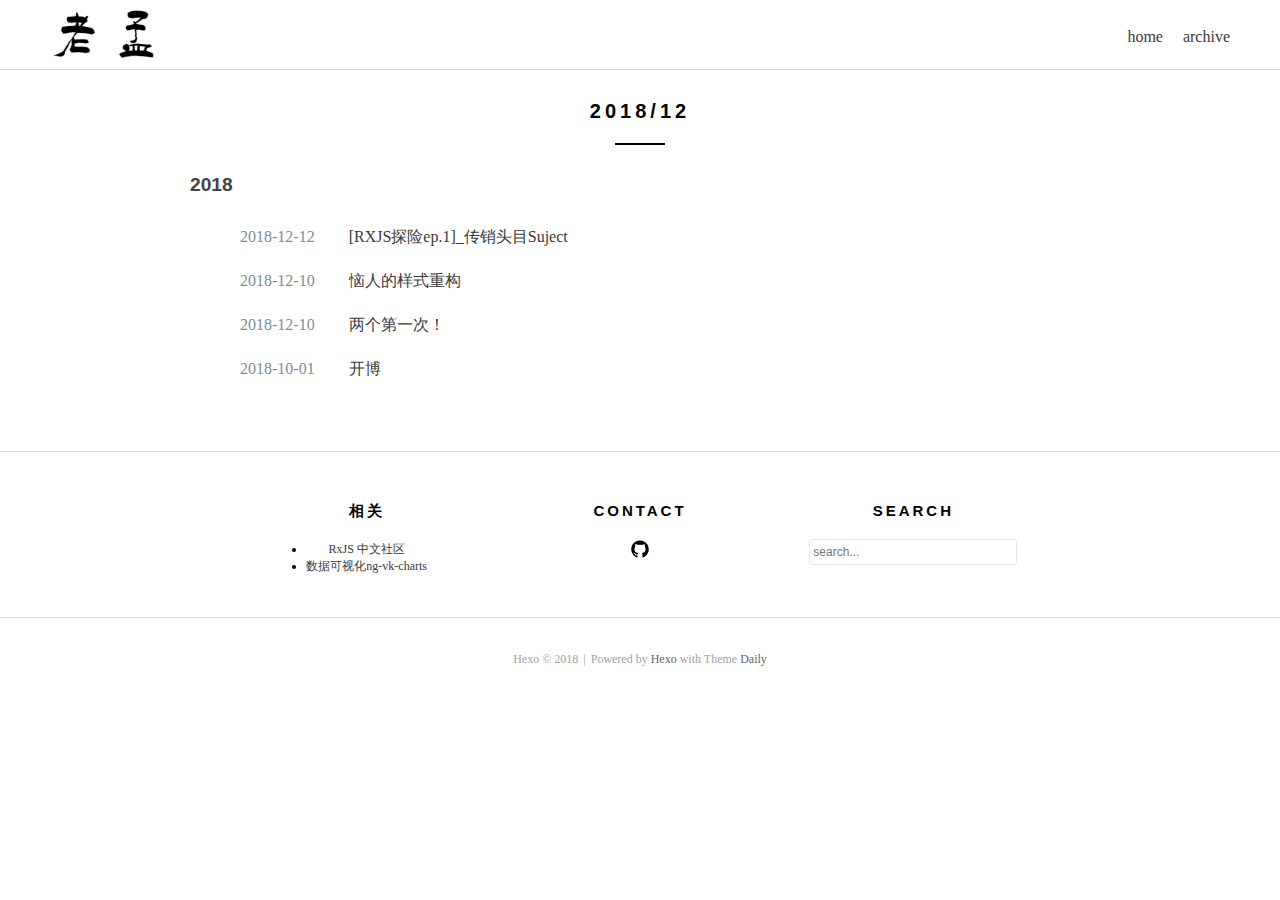
<file: archives/2018/12/index.html>
<!DOCTYPE html>
<html lang="en">

<!-- Head tag -->
<head><meta name="generator" content="Hexo 3.8.0">
  <meta charset="utf-8">
  <meta http-equiv="X-UA-Compatible" content="IE=edge">

  <!--Description-->
  

  <!--Author-->
  
  <meta name="author" content="John Doe">
  

  <!--Open Graph Title-->
  
      <meta property="og:title" content="Hexo">
  
  <!--Open Graph Description-->
  
  <!--Open Graph Site Name-->
  <meta property="og:site_name" content="Hexo">
  <!--Type page-->
  
      <meta property="og:type" content="website">
  
  <!--Page Cover-->
  

  <meta name="viewport" content="width=device-width, initial-scale=1, maximum-scale=1">

  <!-- Title -->
  
  <title>Archives: 2018/12 - Hexo</title>


  <link rel="shortcut icon" href="https://hexo.io/icon/favicon-96x96.png">

  <!-- Custom CSS/Sass -->
  <link rel="stylesheet" href="/css/style.css">

  <!----------------------------
  https://github.com/GallenHu/hexo-theme-Daily

 _____            _   _
|  __ \          (_) | |
| |  | |   __ _   _  | |  _   _
| |  | |  / _` | | | | | | | | |
| |__| | | (_| | | | | | | |_| |
|_____/   \__,_| |_| |_|  \__, |
                          __/ |
                         |___/

    --------------------------->

</head>


<body>

  <!-- Nav -->
  <header class="site-header">
  <div class="header-inside">
    <div class="logo">
      <a href="/" rel="home">
        
        <img src="https://vickmeng.github.io/img/lm.png" alt="Hexo" height="60">
        
      </a>
    </div>
    <!-- Navigation -->
    <nav class="navbar">
      <!-- Collect the nav links, forms, and other content for toggling -->
      <div class="collapse">
        <ul class="navbar-nav">
          
          
            <li>
              <a href="/.">
                
                  home
                
              </a>
            </li>
          
            <li>
              <a href="/archives">
                
                  archive
                
              </a>
            </li>
          
        </ul>
      </div>
      <!-- /.navbar-collapse -->
    </nav>
    <div class="button-wrap">
      <button class="menu-toggle">Primary Menu</button>
    </div>
  </div>
</header>


  <!-- Main Content -->
  

<!-- Main Content -->
<div class="archive content-area">
  <div class="container">
    <h1 class="entry-title">2018/12</h1>
    <div class="row">
      <div class="col-lg-8 col-lg-offset-2 col-md-10 col-md-offset-1">
        <!-- Use lodash to classify posts. See https://lodash.com/docs#groupBy
          1. group site.posts by year
          2. sort posts-in-one-year by Month and Day
        -->
        

        
          <h2 class="year">2018</h2>
          <ul class="list">
            
  <li>
    <span class="date">
      2018-12-12
    </span>
    <a href="/2018/12/12/[RXJS探险ep.1]_传销头目Suject/" class="title">
      [RXJS探险ep.1]_传销头目Suject
    </a>
  </li>

  <li>
    <span class="date">
      2018-12-10
    </span>
    <a href="/2018/12/10/恼人的样式重构/" class="title">
      恼人的样式重构
    </a>
  </li>

  <li>
    <span class="date">
      2018-12-10
    </span>
    <a href="/2018/12/10/两个第一次！开发angular组件库，上传npm包/" class="title">
      两个第一次！
    </a>
  </li>

  <li>
    <span class="date">
      2018-10-01
    </span>
    <a href="/2018/10/01/开博/" class="title">
      开博
    </a>
  </li>


          </ul>
        
      </div>
    </div>
  </div>
</div>


  <!-- Footer -->
  <!-- Footer-widgets -->
<div class="footer-widgets">
  <div class="row inside-wrapper">
    <div class="col-1-3">
      <aside>
        <h1 class="widget-title">相关</h1>
        <div class="custom-widget-content">
          
          <ul><li><a href="https://github.com/RxJS-CN">RxJS 中文社区</a></li><li><a href="https://github.com/vickmeng/ng-vk-charts">数据可视化ng-vk-charts</a></li></ul>
        </div>
      </aside>
    </div>
    <div class="col-1-3">
      <aside>
        <h1 class="widget-title">Contact</h1>
        <div class="widget-text">
          
            
              <a href="https://github.com/vickmeng" class="icon icon-github" target="_blank">github</a>
            
          
        </div>
      </aside>
    </div>
    <div class="col-1-3">
      <aside>
        <h1 class="widget-title">Search</h1>
        <div class="widget-text">
          <form onsubmit="return appDaily.submitSearch('')">
            <p>
              <input type="text" placeholder="search..." id="homeSearchInput">
            </p>
            <!-- <input type="submit" value="GO"> -->
          </form>
        </div>
      </aside>
    </div>
  </div>
</div>
<!-- Footer -->
<footer class="site-info">
  <p>
    <span>Hexo &copy; 2018</span>
    
      <span class="split">|</span>
      <span>Powered by <a href="https://hexo.io/" target="_blank">Hexo</a> with Theme <a href="https://github.com/GallenHu/hexo-theme-Daily" target="_blank">Daily</a></span>
    
  </p>
</footer>


  <!-- After footer scripts -->
  <!-- scripts -->
<script src="/js/app.js"></script>





</body>

</html>
</file>
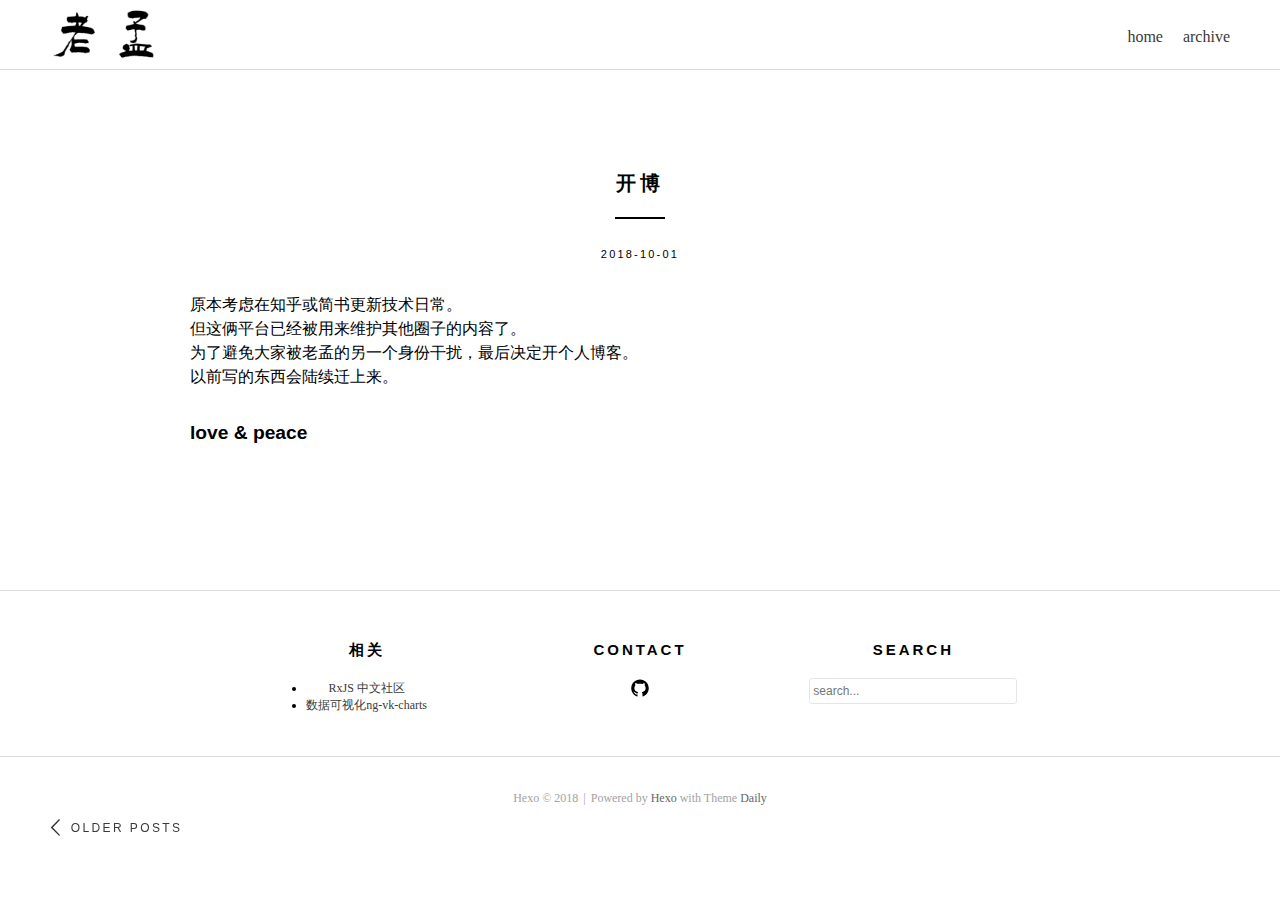
<file: 2018/10/01/开博/index.html>
<!DOCTYPE html>
<html lang="en">

<!-- Head tag -->
<head><meta name="generator" content="Hexo 3.8.0">
  <meta charset="utf-8">
  <meta http-equiv="X-UA-Compatible" content="IE=edge">

  <!--Description-->
  

  <!--Author-->
  
  <meta name="author" content="John Doe">
  

  <!--Open Graph Title-->
  
      <meta property="og:title" content="开博">
  
  <!--Open Graph Description-->
  
  <!--Open Graph Site Name-->
  <meta property="og:site_name" content="Hexo">
  <!--Type page-->
  
      <meta property="og:type" content="article">
  
  <!--Page Cover-->
  

  <meta name="viewport" content="width=device-width, initial-scale=1, maximum-scale=1">

  <!-- Title -->
  
  <title>开博 - Hexo</title>


  <link rel="shortcut icon" href="https://hexo.io/icon/favicon-96x96.png">

  <!-- Custom CSS/Sass -->
  <link rel="stylesheet" href="/css/style.css">

  <!----------------------------
  https://github.com/GallenHu/hexo-theme-Daily

 _____            _   _
|  __ \          (_) | |
| |  | |   __ _   _  | |  _   _
| |  | |  / _` | | | | | | | | |
| |__| | | (_| | | | | | | |_| |
|_____/   \__,_| |_| |_|  \__, |
                          __/ |
                         |___/

    --------------------------->

</head>


<body>

  <!-- Nav -->
  <header class="site-header">
  <div class="header-inside">
    <div class="logo">
      <a href="/" rel="home">
        
        <img src="https://vickmeng.github.io/img/lm.png" alt="Hexo" height="60">
        
      </a>
    </div>
    <!-- Navigation -->
    <nav class="navbar">
      <!-- Collect the nav links, forms, and other content for toggling -->
      <div class="collapse">
        <ul class="navbar-nav">
          
          
            <li>
              <a href="/.">
                
                  home
                
              </a>
            </li>
          
            <li>
              <a href="/archives">
                
                  archive
                
              </a>
            </li>
          
        </ul>
      </div>
      <!-- /.navbar-collapse -->
    </nav>
    <div class="button-wrap">
      <button class="menu-toggle">Primary Menu</button>
    </div>
  </div>
</header>


  <!-- Main Content -->
  <div class="content-area">
  <div class="post">
    <!-- Post Content -->
    <div class="container">
      <article>
        <!-- Title date & tags -->
        <div class="post-header">
          <h1 class="entry-title">
            开博
            
          </h1>
          <p class="posted-on">
          2018-10-01
          </p>
          <div class="tags-links">
            
              
            
          </div>
        </div>
        <!-- Post Main Content -->
        <div class="entry-content has_line_number">
          <p>原本考虑在知乎或简书更新技术日常。<br>但这俩平台已经被用来维护其他圈子的内容了。<br>为了避免大家被老孟的另一个身份干扰，最后决定开个人博客。<br>以前写的东西会陆续迁上来。</p>
<h2 id="love-amp-peace"><a href="#love-amp-peace" class="headerlink" title="love &amp; peace"></a>love &amp; peace</h2>
        </div>
      </article>
    </div>
    <!-- Comments -->
    <div class="container">
      
<section id="comment">
  <!-- <h1 class="title">Comments</h1> -->

  
</section>


    </div>
    <!-- Pre or Next -->
    <div class="nav-links">
      
        <div class="nav-previous">
          <a href="/2018/12/10/两个第一次！开发angular组件库，上传npm包/" rel="prev"><span class="meta-arraw meta-arraw-left"></span> Older Posts</a>
        </div>
      
      
    </div>

  </div>
</div>


  <!-- Footer -->
  <!-- Footer-widgets -->
<div class="footer-widgets">
  <div class="row inside-wrapper">
    <div class="col-1-3">
      <aside>
        <h1 class="widget-title">相关</h1>
        <div class="custom-widget-content">
          
          <ul><li><a href="https://github.com/RxJS-CN">RxJS 中文社区</a></li><li><a href="https://github.com/vickmeng/ng-vk-charts">数据可视化ng-vk-charts</a></li></ul>
        </div>
      </aside>
    </div>
    <div class="col-1-3">
      <aside>
        <h1 class="widget-title">Contact</h1>
        <div class="widget-text">
          
            
              <a href="https://github.com/vickmeng" class="icon icon-github" target="_blank">github</a>
            
          
        </div>
      </aside>
    </div>
    <div class="col-1-3">
      <aside>
        <h1 class="widget-title">Search</h1>
        <div class="widget-text">
          <form onsubmit="return appDaily.submitSearch('')">
            <p>
              <input type="text" placeholder="search..." id="homeSearchInput">
            </p>
            <!-- <input type="submit" value="GO"> -->
          </form>
        </div>
      </aside>
    </div>
  </div>
</div>
<!-- Footer -->
<footer class="site-info">
  <p>
    <span>Hexo &copy; 2018</span>
    
      <span class="split">|</span>
      <span>Powered by <a href="https://hexo.io/" target="_blank">Hexo</a> with Theme <a href="https://github.com/GallenHu/hexo-theme-Daily" target="_blank">Daily</a></span>
    
  </p>
</footer>


  <!-- After footer scripts -->
  <!-- scripts -->
<script src="/js/app.js"></script>





</body>

</html>
</file>
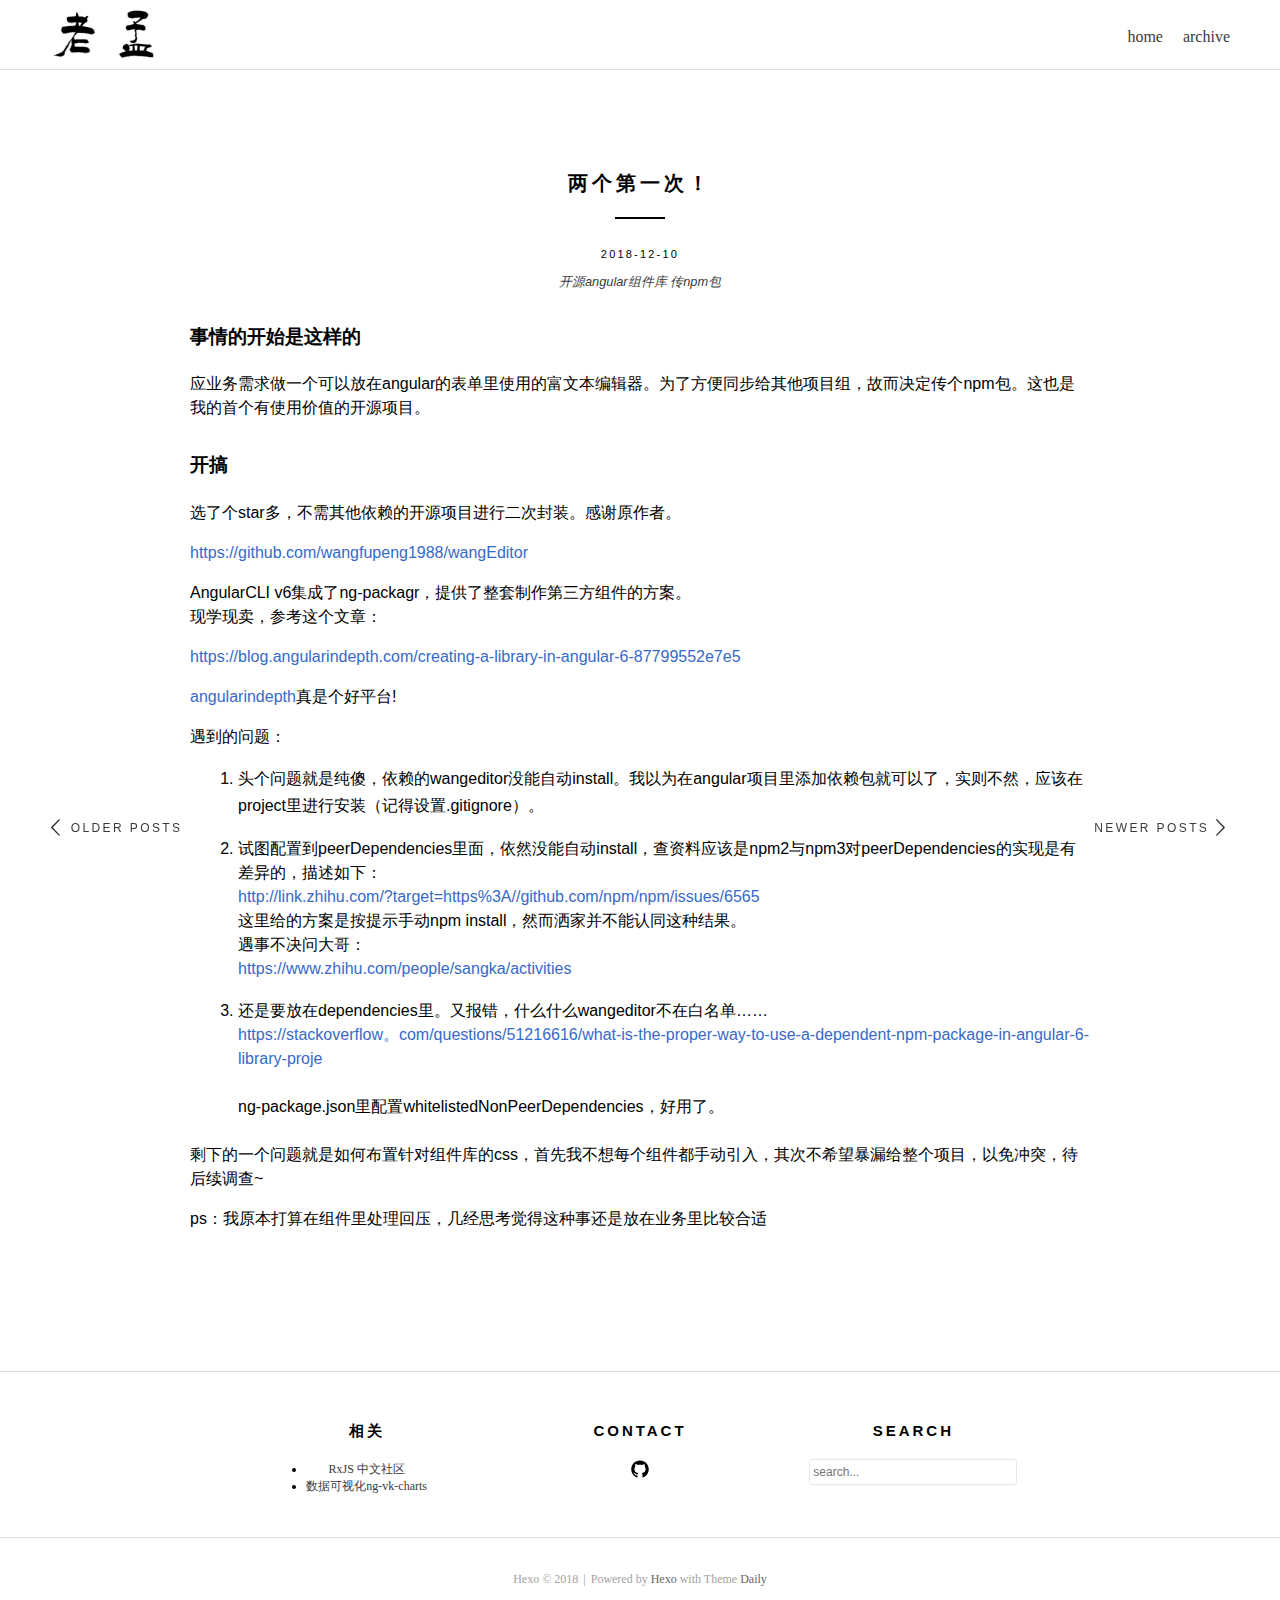
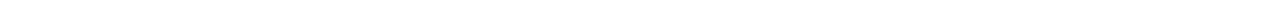
<file: 2018/12/10/两个第一次！开发angular组件库，上传npm包/index.html>
<!DOCTYPE html>
<html lang="en">

<!-- Head tag -->
<head><meta name="generator" content="Hexo 3.8.0">
  <meta charset="utf-8">
  <meta http-equiv="X-UA-Compatible" content="IE=edge">

  <!--Description-->
  

  <!--Author-->
  
  <meta name="author" content="John Doe">
  

  <!--Open Graph Title-->
  
      <meta property="og:title" content="两个第一次！">
  
  <!--Open Graph Description-->
  
  <!--Open Graph Site Name-->
  <meta property="og:site_name" content="Hexo">
  <!--Type page-->
  
      <meta property="og:type" content="article">
  
  <!--Page Cover-->
  

  <meta name="viewport" content="width=device-width, initial-scale=1, maximum-scale=1">

  <!-- Title -->
  
  <title>两个第一次！ - Hexo</title>


  <link rel="shortcut icon" href="https://hexo.io/icon/favicon-96x96.png">

  <!-- Custom CSS/Sass -->
  <link rel="stylesheet" href="/css/style.css">

  <!----------------------------
  https://github.com/GallenHu/hexo-theme-Daily

 _____            _   _
|  __ \          (_) | |
| |  | |   __ _   _  | |  _   _
| |  | |  / _` | | | | | | | | |
| |__| | | (_| | | | | | | |_| |
|_____/   \__,_| |_| |_|  \__, |
                          __/ |
                         |___/

    --------------------------->

</head>


<body>

  <!-- Nav -->
  <header class="site-header">
  <div class="header-inside">
    <div class="logo">
      <a href="/" rel="home">
        
        <img src="https://vickmeng.github.io/img/lm.png" alt="Hexo" height="60">
        
      </a>
    </div>
    <!-- Navigation -->
    <nav class="navbar">
      <!-- Collect the nav links, forms, and other content for toggling -->
      <div class="collapse">
        <ul class="navbar-nav">
          
          
            <li>
              <a href="/.">
                
                  home
                
              </a>
            </li>
          
            <li>
              <a href="/archives">
                
                  archive
                
              </a>
            </li>
          
        </ul>
      </div>
      <!-- /.navbar-collapse -->
    </nav>
    <div class="button-wrap">
      <button class="menu-toggle">Primary Menu</button>
    </div>
  </div>
</header>


  <!-- Main Content -->
  <div class="content-area">
  <div class="post">
    <!-- Post Content -->
    <div class="container">
      <article>
        <!-- Title date & tags -->
        <div class="post-header">
          <h1 class="entry-title">
            两个第一次！
            
          </h1>
          <p class="posted-on">
          2018-12-10
          </p>
          <div class="tags-links">
            
              
                <a href="/tags/开源angular组件库 传npm包/" rel="tag">
                  开源angular组件库 传npm包
                </a>
              
            
          </div>
        </div>
        <!-- Post Main Content -->
        <div class="entry-content has_line_number">
          <h2 id="事情的开始是这样的"><a href="#事情的开始是这样的" class="headerlink" title="事情的开始是这样的"></a>事情的开始是这样的</h2><p>应业务需求做一个可以放在angular的表单里使用的富文本编辑器。为了方便同步给其他项目组，故而决定传个npm包。这也是我的首个有使用价值的开源项目。</p>
<h2 id="开搞"><a href="#开搞" class="headerlink" title="开搞"></a>开搞</h2><p>选了个star多，不需其他依赖的开源项目进行二次封装。感谢原作者。  </p>
<p><a href="https://github.com/wangfupeng1988/wangEditor" target="_blank" rel="noopener">https://github.com/wangfupeng1988/wangEditor</a></p>
<p>AngularCLI v6集成了ng-packagr，提供了整套制作第三方组件的方案。<br>现学现卖，参考这个文章：  </p>
<p><a href="https://blog.angularindepth.com/creating-a-library-in-angular-6-87799552e7e5" target="_blank" rel="noopener">https://blog.angularindepth.com/creating-a-library-in-angular-6-87799552e7e5</a></p>
<p><a href="https://blog.angularindepth.com" target="_blank" rel="noopener">angularindepth</a>真是个好平台!</p>
<p>遇到的问题：</p>
<ol>
<li>头个问题就是纯傻，依赖的wangeditor没能自动install。我以为在angular项目里添加依赖包就可以了，实则不然，应该在project里进行安装（记得设置.gitignore）。</li>
<li><p>试图配置到peerDependencies里面，依然没能自动install，查资料应该是npm2与npm3对peerDependencies的实现是有差异的，描述如下：<br> <a href="http://link.zhihu.com/?target=https%3A//github.com/npm/npm/issues/6565" target="_blank" rel="noopener">http://link.zhihu.com/?target=https%3A//github.com/npm/npm/issues/6565</a><br> 这里给的方案是按提示手动npm install，然而洒家并不能认同这种结果。<br> 遇事不决问大哥：<br> <a href="https://www.zhihu.com/people/sangka/activities" target="_blank" rel="noopener">https://www.zhihu.com/people/sangka/activities</a></p>
</li>
<li><p>还是要放在dependencies里。又报错，什么什么wangeditor不在白名单……<br> <a href="https://stackoverflow。com/questions/51216616/what-is-the-proper-way-to-use-a-dependent-npm-package-in-angular-6-library-proje" target="_blank" rel="noopener">https://stackoverflow。com/questions/51216616/what-is-the-proper-way-to-use-a-dependent-npm-package-in-angular-6-library-proje</a><br> ​<br> ng-package.json里配置whitelistedNonPeerDependencies，好用了。</p>
</li>
</ol>
<p>剩下的一个问题就是如何布置针对组件库的css，首先我不想每个组件都手动引入，其次不希望暴漏给整个项目，以免冲突，待后续调查~</p>
<p>ps：我原本打算在组件里处理回压，几经思考觉得这种事还是放在业务里比较合适</p>

        </div>
      </article>
    </div>
    <!-- Comments -->
    <div class="container">
      
<section id="comment">
  <!-- <h1 class="title">Comments</h1> -->

  
</section>


    </div>
    <!-- Pre or Next -->
    <div class="nav-links">
      
        <div class="nav-previous">
          <a href="/2018/12/10/恼人的样式重构/" rel="prev"><span class="meta-arraw meta-arraw-left"></span> Older Posts</a>
        </div>
      
      
        <div class="nav-next">
          <a href="/2018/10/01/开博/" rel="prev">Newer Posts <span class="meta-arraw meta-arraw-right"></span></a>
        </div>
      
    </div>

  </div>
</div>


  <!-- Footer -->
  <!-- Footer-widgets -->
<div class="footer-widgets">
  <div class="row inside-wrapper">
    <div class="col-1-3">
      <aside>
        <h1 class="widget-title">相关</h1>
        <div class="custom-widget-content">
          
          <ul><li><a href="https://github.com/RxJS-CN">RxJS 中文社区</a></li><li><a href="https://github.com/vickmeng/ng-vk-charts">数据可视化ng-vk-charts</a></li></ul>
        </div>
      </aside>
    </div>
    <div class="col-1-3">
      <aside>
        <h1 class="widget-title">Contact</h1>
        <div class="widget-text">
          
            
              <a href="https://github.com/vickmeng" class="icon icon-github" target="_blank">github</a>
            
          
        </div>
      </aside>
    </div>
    <div class="col-1-3">
      <aside>
        <h1 class="widget-title">Search</h1>
        <div class="widget-text">
          <form onsubmit="return appDaily.submitSearch('')">
            <p>
              <input type="text" placeholder="search..." id="homeSearchInput">
            </p>
            <!-- <input type="submit" value="GO"> -->
          </form>
        </div>
      </aside>
    </div>
  </div>
</div>
<!-- Footer -->
<footer class="site-info">
  <p>
    <span>Hexo &copy; 2018</span>
    
      <span class="split">|</span>
      <span>Powered by <a href="https://hexo.io/" target="_blank">Hexo</a> with Theme <a href="https://github.com/GallenHu/hexo-theme-Daily" target="_blank">Daily</a></span>
    
  </p>
</footer>


  <!-- After footer scripts -->
  <!-- scripts -->
<script src="/js/app.js"></script>





</body>

</html>
</file>
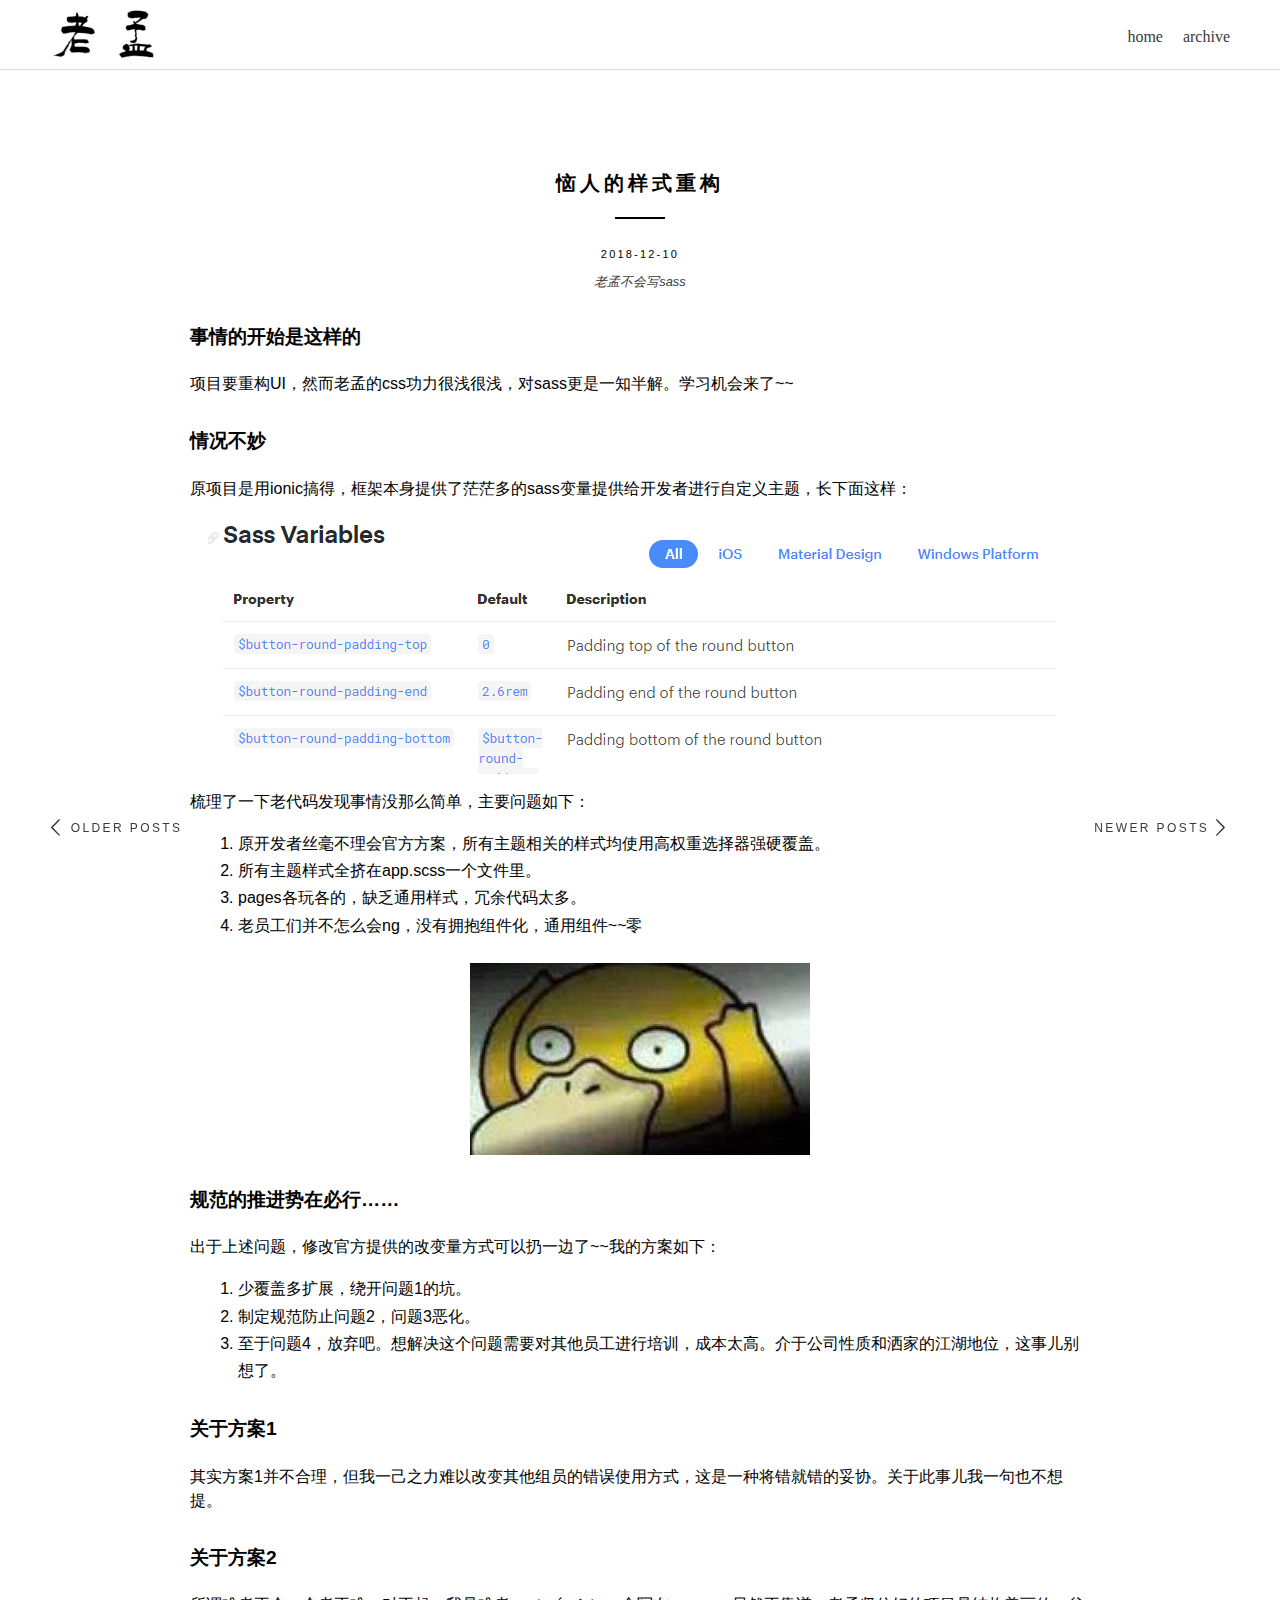
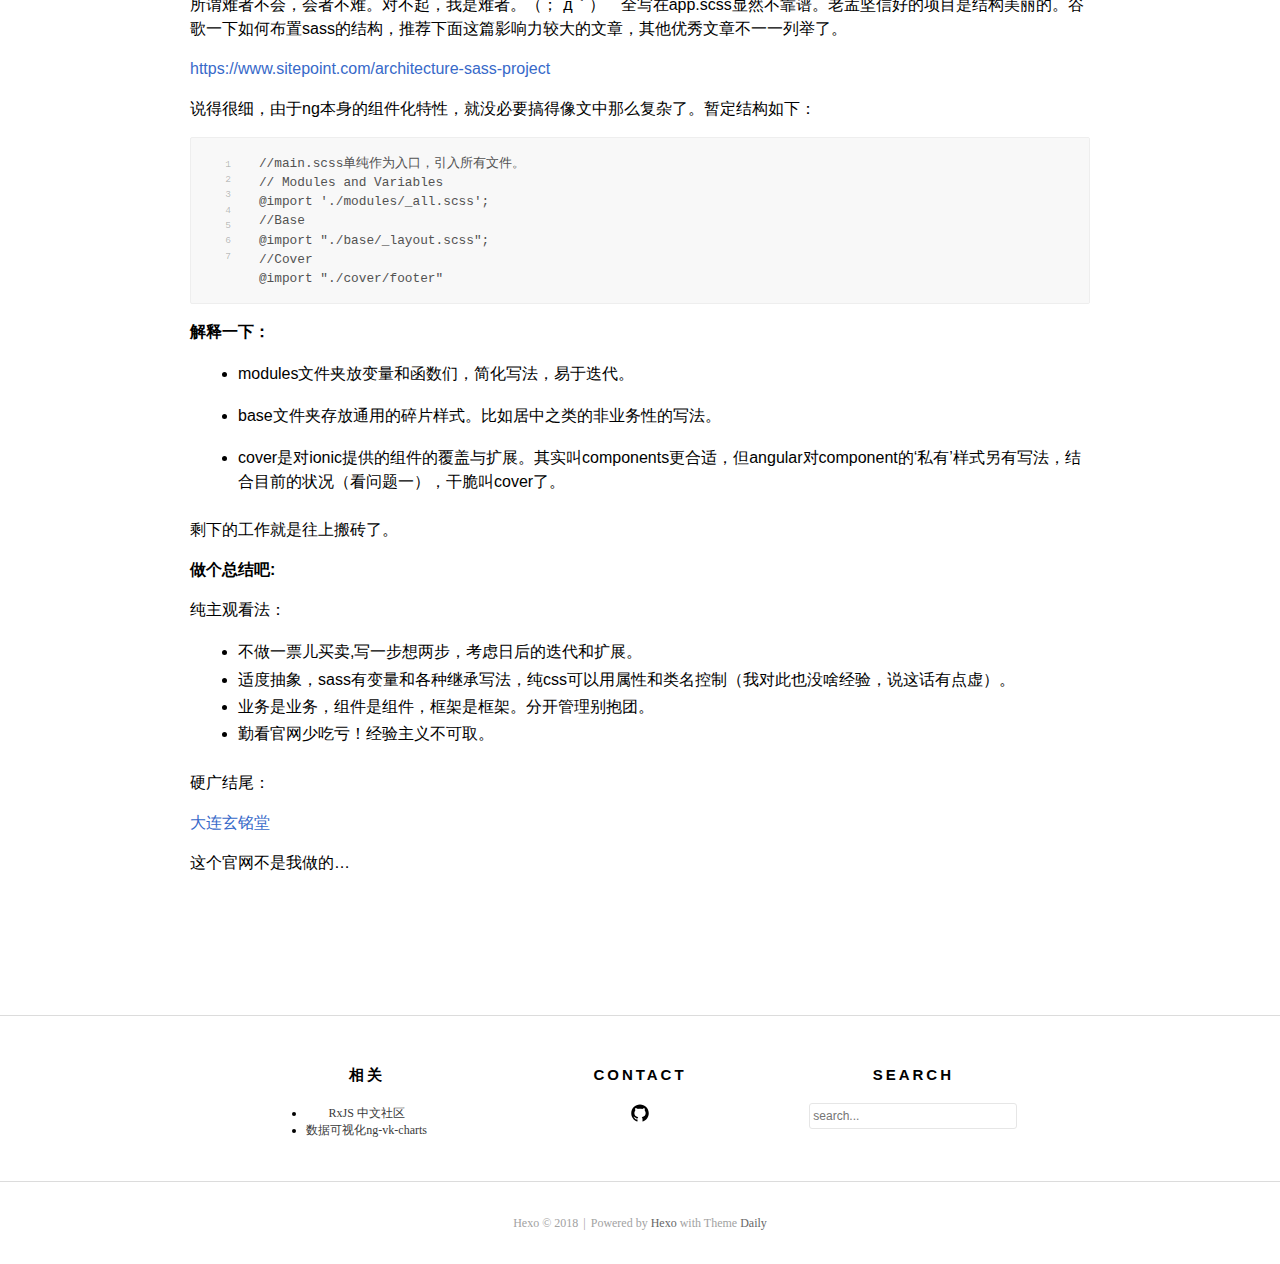
<file: 2018/12/10/恼人的样式重构/index.html>
<!DOCTYPE html>
<html lang="en">

<!-- Head tag -->
<head><meta name="generator" content="Hexo 3.8.0">
  <meta charset="utf-8">
  <meta http-equiv="X-UA-Compatible" content="IE=edge">

  <!--Description-->
  

  <!--Author-->
  
  <meta name="author" content="John Doe">
  

  <!--Open Graph Title-->
  
      <meta property="og:title" content="恼人的样式重构">
  
  <!--Open Graph Description-->
  
  <!--Open Graph Site Name-->
  <meta property="og:site_name" content="Hexo">
  <!--Type page-->
  
      <meta property="og:type" content="article">
  
  <!--Page Cover-->
  

  <meta name="viewport" content="width=device-width, initial-scale=1, maximum-scale=1">

  <!-- Title -->
  
  <title>恼人的样式重构 - Hexo</title>


  <link rel="shortcut icon" href="https://hexo.io/icon/favicon-96x96.png">

  <!-- Custom CSS/Sass -->
  <link rel="stylesheet" href="/css/style.css">

  <!----------------------------
  https://github.com/GallenHu/hexo-theme-Daily

 _____            _   _
|  __ \          (_) | |
| |  | |   __ _   _  | |  _   _
| |  | |  / _` | | | | | | | | |
| |__| | | (_| | | | | | | |_| |
|_____/   \__,_| |_| |_|  \__, |
                          __/ |
                         |___/

    --------------------------->

</head>


<body>

  <!-- Nav -->
  <header class="site-header">
  <div class="header-inside">
    <div class="logo">
      <a href="/" rel="home">
        
        <img src="https://vickmeng.github.io/img/lm.png" alt="Hexo" height="60">
        
      </a>
    </div>
    <!-- Navigation -->
    <nav class="navbar">
      <!-- Collect the nav links, forms, and other content for toggling -->
      <div class="collapse">
        <ul class="navbar-nav">
          
          
            <li>
              <a href="/.">
                
                  home
                
              </a>
            </li>
          
            <li>
              <a href="/archives">
                
                  archive
                
              </a>
            </li>
          
        </ul>
      </div>
      <!-- /.navbar-collapse -->
    </nav>
    <div class="button-wrap">
      <button class="menu-toggle">Primary Menu</button>
    </div>
  </div>
</header>


  <!-- Main Content -->
  <div class="content-area">
  <div class="post">
    <!-- Post Content -->
    <div class="container">
      <article>
        <!-- Title date & tags -->
        <div class="post-header">
          <h1 class="entry-title">
            恼人的样式重构
            
          </h1>
          <p class="posted-on">
          2018-12-10
          </p>
          <div class="tags-links">
            
              
                <a href="/tags/老孟不会写sass/" rel="tag">
                  老孟不会写sass
                </a>
              
            
          </div>
        </div>
        <!-- Post Main Content -->
        <div class="entry-content has_line_number">
          <h2 id="事情的开始是这样的"><a href="#事情的开始是这样的" class="headerlink" title="事情的开始是这样的"></a>事情的开始是这样的</h2><p>项目要重构UI，然而老孟的css功力很浅很浅，对sass更是一知半解。学习机会来了~~  </p>
<h2 id="情况不妙"><a href="#情况不妙" class="headerlink" title="情况不妙"></a>情况不妙</h2><p>原项目是用ionic搞得，框架本身提供了茫茫多的sass变量提供给开发者进行自定义主题，长下面这样：  </p>
<p><img src="/img/ionicsass.png" alt="ionic"></p>
<p>梳理了一下老代码发现事情没那么简单，主要问题如下：</p>
<ol>
<li>原开发者丝毫不理会官方方案，所有主题相关的样式均使用高权重选择器强硬覆盖。</li>
<li>所有主题样式全挤在app.scss一个文件里。</li>
<li>pages各玩各的，缺乏通用样式，冗余代码太多。</li>
<li>老员工们并不怎么会ng，没有拥抱组件化，通用组件~~零  </li>
</ol>
<p><img src="/img/dark.jpg" alt=""></p>
<h2 id="规范的推进势在必行……"><a href="#规范的推进势在必行……" class="headerlink" title="规范的推进势在必行……"></a>规范的推进势在必行……</h2><p>出于上述问题，修改官方提供的改变量方式可以扔一边了~~我的方案如下：</p>
<ol>
<li>少覆盖多扩展，绕开问题1的坑。</li>
<li>制定规范防止问题2，问题3恶化。</li>
<li>至于问题4，放弃吧。想解决这个问题需要对其他员工进行培训，成本太高。介于公司性质和洒家的江湖地位，这事儿别想了。  </li>
</ol>
<h2 id="关于方案1"><a href="#关于方案1" class="headerlink" title="关于方案1"></a>关于方案1</h2><p>其实方案1并不合理，但我一己之力难以改变其他组员的错误使用方式，这是一种将错就错的妥协。关于此事儿我一句也不想提。</p>
<h2 id="关于方案2"><a href="#关于方案2" class="headerlink" title="关于方案2"></a>关于方案2</h2><p>所谓难者不会，会者不难。对不起，我是难者。（；´д｀）ゞ全写在app.scss显然不靠谱。老孟坚信好的项目是结构美丽的。谷歌一下如何布置sass的结构，推荐下面这篇影响力较大的文章，其他优秀文章不一一列举了。  </p>
<p><a href="https://www.sitepoint.com/architecture-sass-project" target="_blank" rel="noopener">https://www.sitepoint.com/architecture-sass-project</a>  </p>
<p>说得很细，由于ng本身的组件化特性，就没必要搞得像文中那么复杂了。暂定结构如下：</p>
<figure class="highlight plain"><table><tr><td class="gutter"><pre><span class="line">1</span><br><span class="line">2</span><br><span class="line">3</span><br><span class="line">4</span><br><span class="line">5</span><br><span class="line">6</span><br><span class="line">7</span><br></pre></td><td class="code"><pre><span class="line">//main.scss单纯作为入口，引入所有文件。</span><br><span class="line">// Modules and Variables </span><br><span class="line">@import &apos;./modules/_all.scss&apos;;</span><br><span class="line">//Base</span><br><span class="line">@import &quot;./base/_layout.scss&quot;; </span><br><span class="line">//Cover</span><br><span class="line">@import &quot;./cover/footer&quot;</span><br></pre></td></tr></table></figure>
<p><strong>解释一下：</strong>  </p>
<ul>
<li><p>modules文件夹放变量和函数们，简化写法，易于迭代。  </p>
</li>
<li><p>base文件夹存放通用的碎片样式。比如居中之类的非业务性的写法。  </p>
</li>
<li><p>cover是对ionic提供的组件的覆盖与扩展。其实叫components更合适，但angular对component的‘私有’样式另有写法，结合目前的状况（看问题一），干脆叫cover了。</p>
</li>
</ul>
<p>剩下的工作就是往上搬砖了。  </p>
<p><strong>做个总结吧:</strong>  </p>
<p>纯主观看法：</p>
<ul>
<li>不做一票儿买卖,写一步想两步，考虑日后的迭代和扩展。</li>
<li>适度抽象，sass有变量和各种继承写法，纯css可以用属性和类名控制（我对此也没啥经验，说这话有点虚）。</li>
<li>业务是业务，组件是组件，框架是框架。分开管理别抱团。</li>
<li>勤看官网少吃亏！经验主义不可取。</li>
</ul>
<p>硬广结尾：</p>
<p><a href="http://www.xmtwenshen.com" target="_blank" rel="noopener">大连玄铭堂</a></p>
<p>这个官网不是我做的…</p>

        </div>
      </article>
    </div>
    <!-- Comments -->
    <div class="container">
      
<section id="comment">
  <!-- <h1 class="title">Comments</h1> -->

  
</section>


    </div>
    <!-- Pre or Next -->
    <div class="nav-links">
      
        <div class="nav-previous">
          <a href="/2018/12/12/[RXJS探险ep.1]_传销头目Suject/" rel="prev"><span class="meta-arraw meta-arraw-left"></span> Older Posts</a>
        </div>
      
      
        <div class="nav-next">
          <a href="/2018/12/10/两个第一次！开发angular组件库，上传npm包/" rel="prev">Newer Posts <span class="meta-arraw meta-arraw-right"></span></a>
        </div>
      
    </div>

  </div>
</div>


  <!-- Footer -->
  <!-- Footer-widgets -->
<div class="footer-widgets">
  <div class="row inside-wrapper">
    <div class="col-1-3">
      <aside>
        <h1 class="widget-title">相关</h1>
        <div class="custom-widget-content">
          
          <ul><li><a href="https://github.com/RxJS-CN">RxJS 中文社区</a></li><li><a href="https://github.com/vickmeng/ng-vk-charts">数据可视化ng-vk-charts</a></li></ul>
        </div>
      </aside>
    </div>
    <div class="col-1-3">
      <aside>
        <h1 class="widget-title">Contact</h1>
        <div class="widget-text">
          
            
              <a href="https://github.com/vickmeng" class="icon icon-github" target="_blank">github</a>
            
          
        </div>
      </aside>
    </div>
    <div class="col-1-3">
      <aside>
        <h1 class="widget-title">Search</h1>
        <div class="widget-text">
          <form onsubmit="return appDaily.submitSearch('')">
            <p>
              <input type="text" placeholder="search..." id="homeSearchInput">
            </p>
            <!-- <input type="submit" value="GO"> -->
          </form>
        </div>
      </aside>
    </div>
  </div>
</div>
<!-- Footer -->
<footer class="site-info">
  <p>
    <span>Hexo &copy; 2018</span>
    
      <span class="split">|</span>
      <span>Powered by <a href="https://hexo.io/" target="_blank">Hexo</a> with Theme <a href="https://github.com/GallenHu/hexo-theme-Daily" target="_blank">Daily</a></span>
    
  </p>
</footer>


  <!-- After footer scripts -->
  <!-- scripts -->
<script src="/js/app.js"></script>





</body>

</html>
</file>
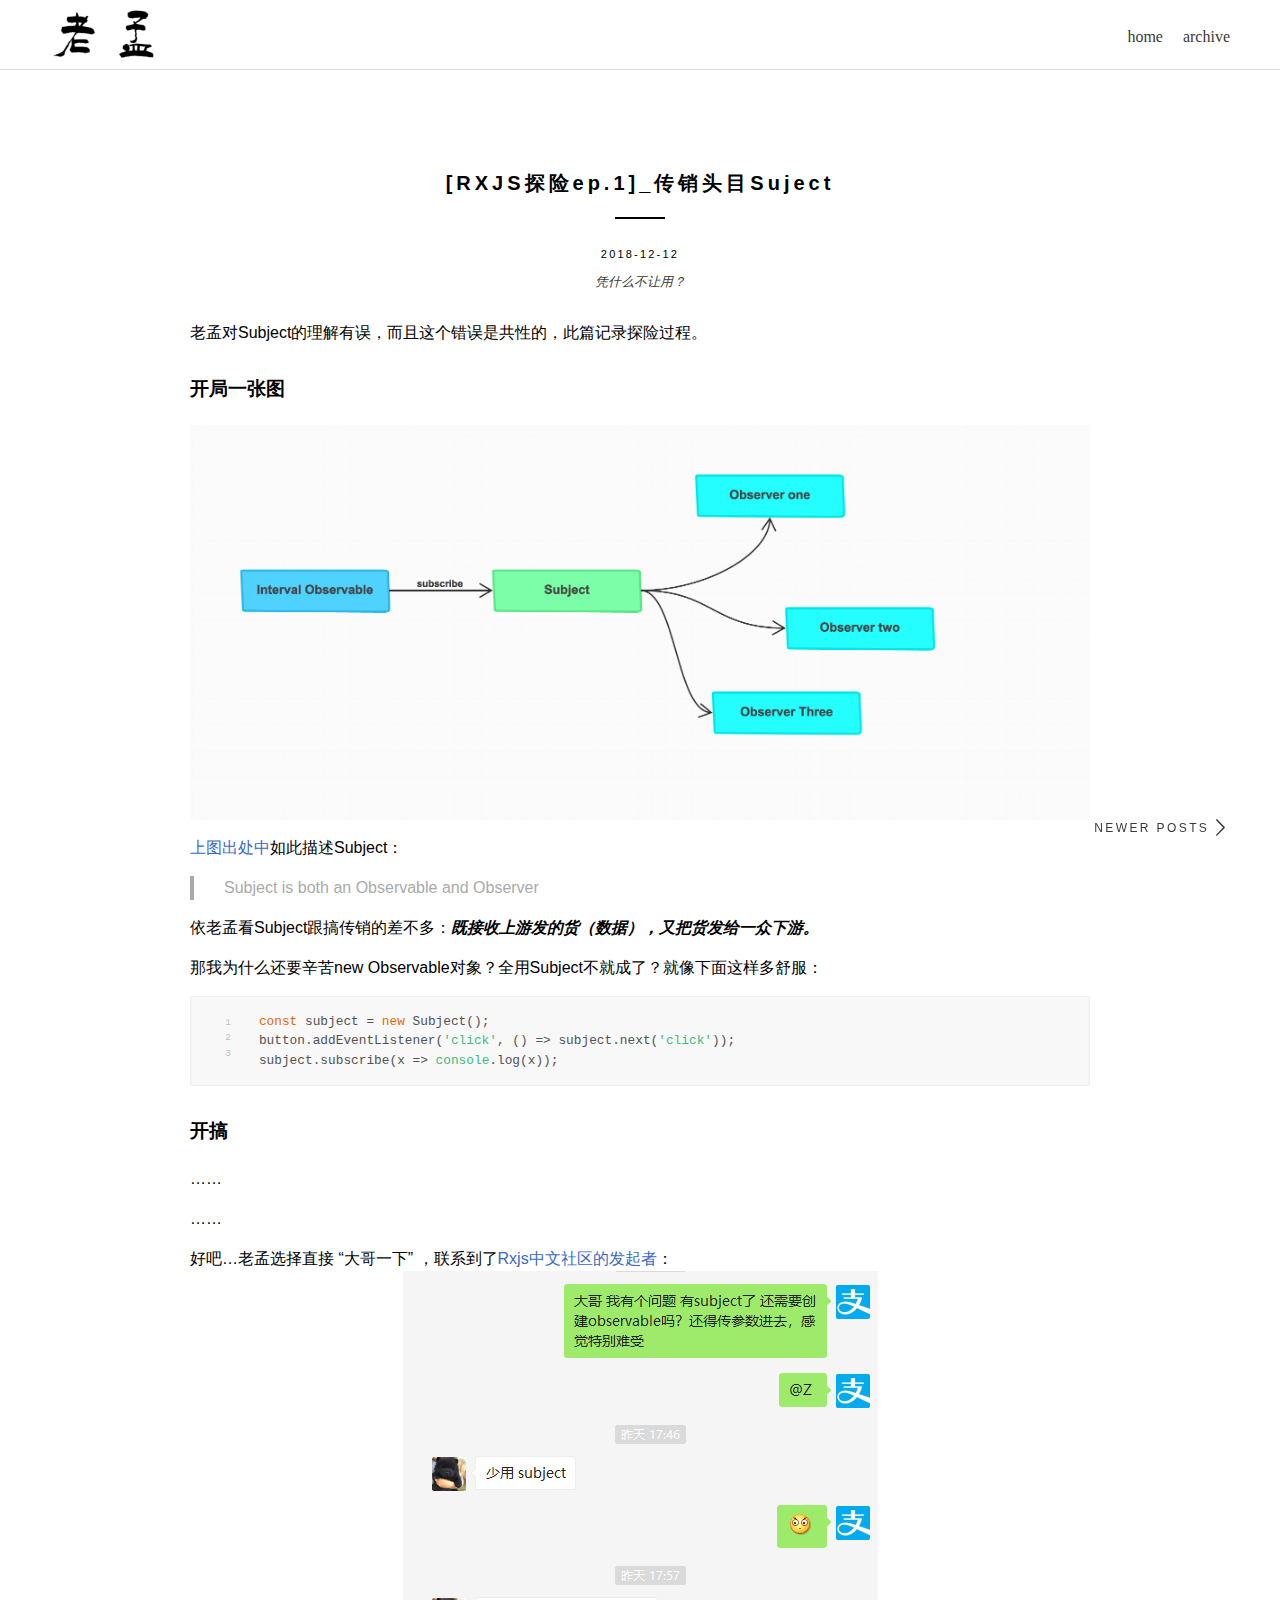
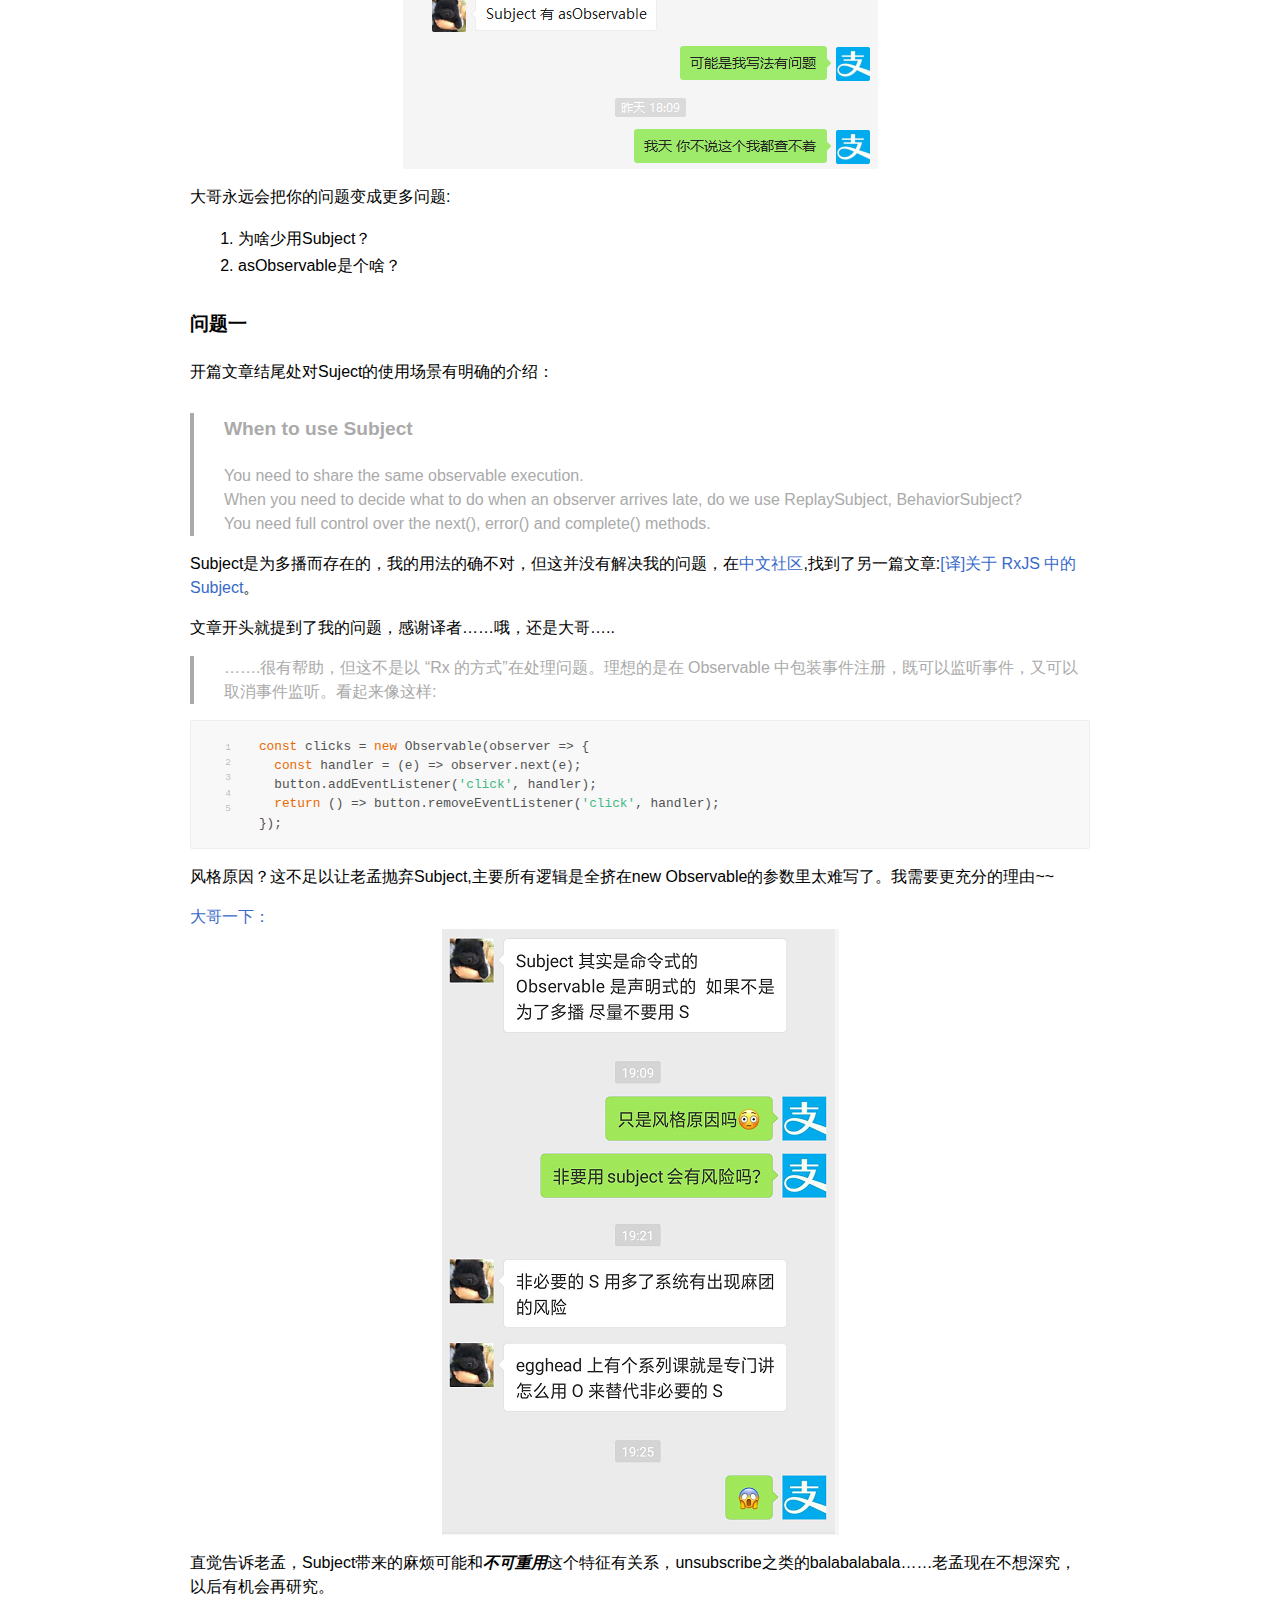
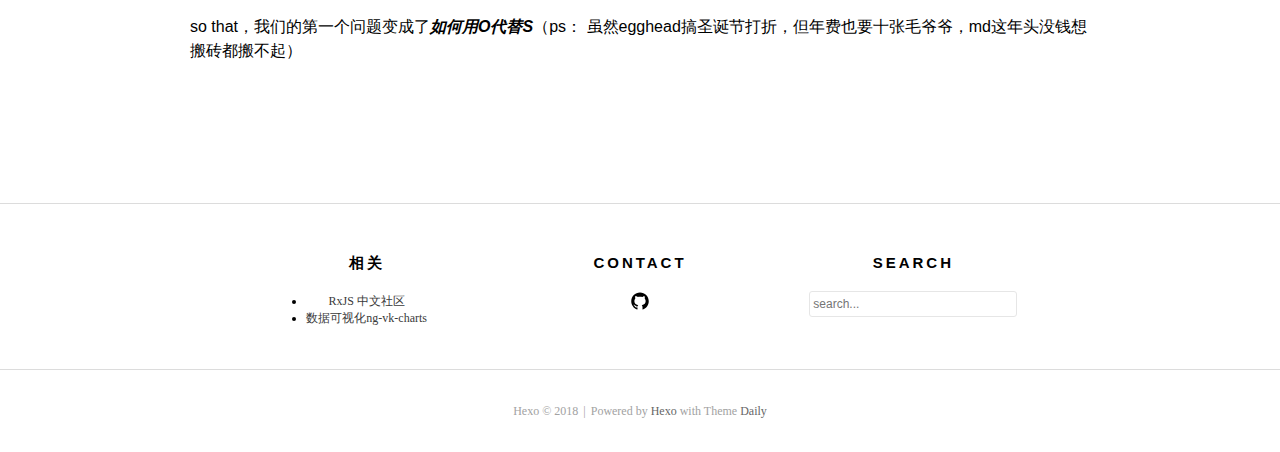
<file: 2018/12/12/[RXJS探险ep.1]_传销头目Suject/index.html>
<!DOCTYPE html>
<html lang="en">

<!-- Head tag -->
<head><meta name="generator" content="Hexo 3.8.0">
  <meta charset="utf-8">
  <meta http-equiv="X-UA-Compatible" content="IE=edge">

  <!--Description-->
  

  <!--Author-->
  
  <meta name="author" content="John Doe">
  

  <!--Open Graph Title-->
  
      <meta property="og:title" content="[RXJS探险ep.1]_传销头目Suject">
  
  <!--Open Graph Description-->
  
  <!--Open Graph Site Name-->
  <meta property="og:site_name" content="Hexo">
  <!--Type page-->
  
      <meta property="og:type" content="article">
  
  <!--Page Cover-->
  

  <meta name="viewport" content="width=device-width, initial-scale=1, maximum-scale=1">

  <!-- Title -->
  
  <title>[RXJS探险ep.1]_传销头目Suject - Hexo</title>


  <link rel="shortcut icon" href="https://hexo.io/icon/favicon-96x96.png">

  <!-- Custom CSS/Sass -->
  <link rel="stylesheet" href="/css/style.css">

  <!----------------------------
  https://github.com/GallenHu/hexo-theme-Daily

 _____            _   _
|  __ \          (_) | |
| |  | |   __ _   _  | |  _   _
| |  | |  / _` | | | | | | | | |
| |__| | | (_| | | | | | | |_| |
|_____/   \__,_| |_| |_|  \__, |
                          __/ |
                         |___/

    --------------------------->

</head>


<body>

  <!-- Nav -->
  <header class="site-header">
  <div class="header-inside">
    <div class="logo">
      <a href="/" rel="home">
        
        <img src="https://vickmeng.github.io/img/lm.png" alt="Hexo" height="60">
        
      </a>
    </div>
    <!-- Navigation -->
    <nav class="navbar">
      <!-- Collect the nav links, forms, and other content for toggling -->
      <div class="collapse">
        <ul class="navbar-nav">
          
          
            <li>
              <a href="/.">
                
                  home
                
              </a>
            </li>
          
            <li>
              <a href="/archives">
                
                  archive
                
              </a>
            </li>
          
        </ul>
      </div>
      <!-- /.navbar-collapse -->
    </nav>
    <div class="button-wrap">
      <button class="menu-toggle">Primary Menu</button>
    </div>
  </div>
</header>


  <!-- Main Content -->
  <div class="content-area">
  <div class="post">
    <!-- Post Content -->
    <div class="container">
      <article>
        <!-- Title date & tags -->
        <div class="post-header">
          <h1 class="entry-title">
            [RXJS探险ep.1]_传销头目Suject
            
          </h1>
          <p class="posted-on">
          2018-12-12
          </p>
          <div class="tags-links">
            
              
                <a href="/tags/凭什么不让用？/" rel="tag">
                  凭什么不让用？
                </a>
              
            
          </div>
        </div>
        <!-- Post Main Content -->
        <div class="entry-content has_line_number">
          <p>老孟对Subject的理解有误，而且这个错误是共性的，此篇记录探险过程。</p>
<h2 id="开局一张图"><a href="#开局一张图" class="headerlink" title="开局一张图"></a>开局一张图</h2><p><img src="/img/subject.png" alt=""></p>
<p><a href="https://github.com/RxJS-CN/rxjs-articles-translation/blob/master/articles/Subjects-For-Human-Beings.md" target="_blank" rel="noopener">上图出处中</a>如此描述Subject：</p>
<blockquote>
<p>Subject is both an Observable and Observer </p>
</blockquote>
<p>依老孟看Subject跟搞传销的差不多：<strong><em>既接收上游发的货（数据），又把货发给一众下游。</em></strong></p>
<p>那我为什么还要辛苦new Observable对象？全用Subject不就成了？就像下面这样多舒服：</p>
<figure class="highlight javascript"><table><tr><td class="gutter"><pre><span class="line">1</span><br><span class="line">2</span><br><span class="line">3</span><br></pre></td><td class="code"><pre><span class="line"><span class="keyword">const</span> subject = <span class="keyword">new</span> Subject();</span><br><span class="line">button.addEventListener(<span class="string">'click'</span>, () =&gt; subject.next(<span class="string">'click'</span>));</span><br><span class="line">subject.subscribe(<span class="function"><span class="params">x</span> =&gt;</span> <span class="built_in">console</span>.log(x));</span><br></pre></td></tr></table></figure>
<h2 id="开搞"><a href="#开搞" class="headerlink" title="开搞"></a>开搞</h2><p>  ……</p>
<p>  ……</p>
<p>好吧…老孟选择直接 “大哥一下” ，联系到了<a href="https://www.zhihu.com/people/sangka/posts" target="_blank" rel="noopener">Rxjs中文社区的发起者</a>：<br><img src="/img/wx.png" alt=""></p>
<p>大哥永远会把你的问题变成更多问题:</p>
<ol>
<li>为啥少用Subject？</li>
<li>asObservable是个啥？</li>
</ol>
<h2 id="问题一"><a href="#问题一" class="headerlink" title="问题一"></a>问题一</h2><p>开篇文章结尾处对Suject的使用场景有明确的介绍：</p>
<blockquote>
<h2 id="When-to-use-Subject"><a href="#When-to-use-Subject" class="headerlink" title="When to use Subject"></a>When to use Subject</h2><p>You need to share the same observable execution.<br>When you need to decide what to do when an observer arrives late, do we use ReplaySubject, BehaviorSubject?<br>You need full control over the next(), error() and complete() methods.</p>
</blockquote>
<p>Subject是为多播而存在的，我的用法的确不对，但这并没有解决我的问题，在<a href="https://github.com/RxJS-CN" target="_blank" rel="noopener">中文社区</a>,找到了另一篇文章:<a href="https://github.com/RxJS-CN/rxjs-articles-translation/blob/master/articles/On-The-Subject-Of-Subjects.md" target="_blank" rel="noopener">[译]关于 RxJS 中的 Subject</a>。</p>
<p>文章开头就提到了我的问题，感谢译者……哦，还是大哥…..</p>
<blockquote>
<p>…….很有帮助，但这不是以 “Rx 的方式”在处理问题。理想的是在 Observable 中包装事件注册，既可以监听事件，又可以取消事件监听。看起来像这样:</p>
</blockquote>
<figure class="highlight javascript"><table><tr><td class="gutter"><pre><span class="line">1</span><br><span class="line">2</span><br><span class="line">3</span><br><span class="line">4</span><br><span class="line">5</span><br></pre></td><td class="code"><pre><span class="line"><span class="keyword">const</span> clicks = <span class="keyword">new</span> Observable(<span class="function"><span class="params">observer</span> =&gt;</span> &#123;</span><br><span class="line">  <span class="keyword">const</span> handler = <span class="function">(<span class="params">e</span>) =&gt;</span> observer.next(e);</span><br><span class="line">  button.addEventListener(<span class="string">'click'</span>, handler);</span><br><span class="line">  <span class="keyword">return</span> <span class="function"><span class="params">()</span> =&gt;</span> button.removeEventListener(<span class="string">'click'</span>, handler);</span><br><span class="line">&#125;);</span><br></pre></td></tr></table></figure>
<p>风格原因？这不足以让老孟抛弃Subject,主要所有逻辑是全挤在new Observable的参数里太难写了。我需要更充分的理由~~</p>
<p><a href="https://www.zhihu.com/people/sangka/posts" target="_blank" rel="noopener">大哥一下：</a><br><img src="/img/wx2.png" alt=""></p>
<p>直觉告诉老孟，Subject带来的麻烦可能和<strong><em>不可重用</em></strong>这个特征有关系，unsubscribe之类的balabalabala……老孟现在不想深究，以后有机会再研究。</p>
<p>so that，我们的第一个问题变成了<strong><em>如何用O代替S</em></strong>（ps： 虽然egghead搞圣诞节打折，但年费也要十张毛爷爷，md这年头没钱想搬砖都搬不起）</p>

        </div>
      </article>
    </div>
    <!-- Comments -->
    <div class="container">
      
<section id="comment">
  <!-- <h1 class="title">Comments</h1> -->

  
</section>


    </div>
    <!-- Pre or Next -->
    <div class="nav-links">
      
      
        <div class="nav-next">
          <a href="/2018/12/10/恼人的样式重构/" rel="prev">Newer Posts <span class="meta-arraw meta-arraw-right"></span></a>
        </div>
      
    </div>

  </div>
</div>


  <!-- Footer -->
  <!-- Footer-widgets -->
<div class="footer-widgets">
  <div class="row inside-wrapper">
    <div class="col-1-3">
      <aside>
        <h1 class="widget-title">相关</h1>
        <div class="custom-widget-content">
          
          <ul><li><a href="https://github.com/RxJS-CN">RxJS 中文社区</a></li><li><a href="https://github.com/vickmeng/ng-vk-charts">数据可视化ng-vk-charts</a></li></ul>
        </div>
      </aside>
    </div>
    <div class="col-1-3">
      <aside>
        <h1 class="widget-title">Contact</h1>
        <div class="widget-text">
          
            
              <a href="https://github.com/vickmeng" class="icon icon-github" target="_blank">github</a>
            
          
        </div>
      </aside>
    </div>
    <div class="col-1-3">
      <aside>
        <h1 class="widget-title">Search</h1>
        <div class="widget-text">
          <form onsubmit="return appDaily.submitSearch('')">
            <p>
              <input type="text" placeholder="search..." id="homeSearchInput">
            </p>
            <!-- <input type="submit" value="GO"> -->
          </form>
        </div>
      </aside>
    </div>
  </div>
</div>
<!-- Footer -->
<footer class="site-info">
  <p>
    <span>Hexo &copy; 2018</span>
    
      <span class="split">|</span>
      <span>Powered by <a href="https://hexo.io/" target="_blank">Hexo</a> with Theme <a href="https://github.com/GallenHu/hexo-theme-Daily" target="_blank">Daily</a></span>
    
  </p>
</footer>


  <!-- After footer scripts -->
  <!-- scripts -->
<script src="/js/app.js"></script>





</body>

</html>
</file>
<file: css/style.css>
html {
  font-family: sans-serif;
  -webkit-text-size-adjust: 100%;
  -ms-text-size-adjust: 100%; }

body {
  margin: 0; }

article,
aside,
details,
figcaption,
figure,
footer,
header,
main,
menu,
nav,
section,
summary {
  display: block; }

audio,
canvas,
progress,
video {
  display: inline-block;
  vertical-align: baseline; }

audio:not([controls]) {
  display: none;
  height: 0; }

[hidden],
template {
  display: none; }

a {
  background-color: transparent; }

a:active,
a:hover {
  outline: 0; }

abbr[title] {
  border-bottom: 1px dotted; }

b,
strong {
  font-weight: bold; }

dfn {
  font-style: italic; }

h1 {
  font-size: 2em;
  margin: 0.67em 0; }

mark {
  background: #ff0;
  color: #000; }

small {
  font-size: 80%; }

sub,
sup {
  font-size: 75%;
  line-height: 0;
  position: relative;
  vertical-align: baseline; }

sup {
  top: -0.5em; }

sub {
  bottom: -0.25em; }

img {
  border: 0; }

svg:not(:root) {
  overflow: hidden; }

figure {
  margin: 1em 40px; }

hr {
  box-sizing: content-box;
  height: 0; }

pre {
  overflow: auto; }

code,
kbd,
pre,
samp {
  font-family: monospace, monospace;
  font-size: 1em; }

button,
input,
optgroup,
select,
textarea {
  color: inherit;
  font: inherit;
  margin: 0; }

button {
  overflow: visible; }

button,
select {
  text-transform: none; }

button,
html input[type="button"],
input[type="reset"],
input[type="submit"] {
  -webkit-appearance: button;
  cursor: pointer; }

button[disabled],
html input[disabled] {
  cursor: default; }

button::-moz-focus-inner,
input::-moz-focus-inner {
  border: 0;
  padding: 0; }

input {
  line-height: normal; }

input[type="checkbox"],
input[type="radio"] {
  box-sizing: border-box;
  padding: 0; }

input[type="number"]::-webkit-inner-spin-button,
input[type="number"]::-webkit-outer-spin-button {
  height: auto; }

input[type="search"]::-webkit-search-cancel-button,
input[type="search"]::-webkit-search-decoration {
  -webkit-appearance: none; }

fieldset {
  border: 1px solid #c0c0c0;
  margin: 0 2px;
  padding: 0.35em 0.625em 0.75em; }

legend {
  border: 0;
  padding: 0; }

textarea {
  overflow: auto; }

optgroup {
  font-weight: bold; }

table {
  border-collapse: collapse;
  border-spacing: 0; }

td,
th {
  padding: 0; }

body,
html {
  height: 100%; }

/*--------------------------------------------------------------
Reset
--------------------------------------------------------------*/
a,
abbr,
acronym,
address,
applet,
big,
blockquote,
body,
caption,
cite,
code,
dd,
del,
dfn,
div,
dl,
dt,
em,
fieldset,
font,
form,
h1,
h2,
h3,
h4,
h5,
h6,
html,
iframe,
ins,
kbd,
label,
legend,
li,
object,
ol,
p,
pre,
q,
s,
samp,
small,
span,
strike,
strong,
sub,
sup,
table,
tbody,
td,
tfoot,
th,
thead,
tr,
tt,
ul,
var {
  border: 0;
  font-family: inherit;
  font-size: 100%;
  font-style: inherit;
  font-weight: inherit;
  margin: 0;
  outline: 0;
  padding: 0;
  vertical-align: baseline; }

/*--------------------------------------------------------------
Typography
--------------------------------------------------------------*/
button,
input,
select,
textarea {
  color: #3a3a3a;
  font-family: 'Open sans',sans-serif;
  font-size: 100%;
  line-height: 1.5; }

h1,
h2,
h3,
h4,
h5,
h6 {
  clear: both;
  font-weight: bold;
  margin: 1.5em 0 1em; }

p {
  margin: 1em 0;
  line-height: 1.5; }

b,
strong {
  font-weight: bold; }

cite,
dfn,
em,
i {
  font-style: italic; }

address {
  margin: 0 0 1.5em; }

pre {
  background: #eee;
  font-family: "Courier 10 Pitch", Courier, monospace;
  font-size: 15px;
  font-size: 1.5rem;
  line-height: 1.6;
  margin-bottom: 1.6em;
  max-width: 100%;
  overflow: auto;
  padding: 1.6em; }

code,
kbd,
tt,
var {
  font: 15px Monaco, Consolas, "Andale Mono", "DejaVu Sans Mono", monospace; }

abbr,
acronym {
  border-bottom: 1px dotted #666;
  cursor: help; }

ins,
mark {
  background: #fff9c0;
  text-decoration: none; }

sub,
sup {
  font-size: 75%;
  height: 0;
  line-height: 0;
  position: relative;
  vertical-align: baseline; }

sup {
  bottom: 1ex; }

sub {
  top: 0.5ex; }

small {
  font-size: 75%; }

big {
  font-size: 125%; }

/*--------------------------------------------------------------
 Elements
--------------------------------------------------------------*/
a#more,
hr {
  display: block;
  height: 1px;
  border: 0;
  border-top: #d3d3d3 1px solid;
  margin: 40px 0;
  padding: 0; }

ol,
ul {
  margin: 0; }

ul {
  list-style: none; }

ol {
  list-style: decimal; }

li > ol,
li > ul {
  margin-bottom: 0;
  margin-left: 1.5em; }

dt {
  font-weight: bold; }

dd {
  margin: 0 1.5em 1.5em; }

img {
  height: auto;
  /* Make sure images are scaled correctly. */
  max-width: 100%;
  /* Adhere to container width. */ }

figure {
  margin: 0; }

table {
  margin: 0 0 1.5em;
  width: 100%; }

th {
  font-weight: bold; }

h1, h2, h3, h4 {
  font-family: -apple-system, BlinkMacSystemFont,"Helvetica Neue","PingFang-SC-Regular","STHeiti", "Helvetica","Arial","Verdana","sans-serif","Microsoft YaHei"; }

h1 {
  font-size: 1.250em; }

h1:hover {
  opacity: 0.7; }

h2 {
  font-size: 1.2em; }

h3 {
  font-weight: bold;
  font-size: 18px; }

h4 {
  font-size: 0.875em; }

blockquote p {
  margin: 0; }

strong {
  font-weight: bold; }

em {
  font-style: italic; }

/*--------------------------------------------------------------
Links
--------------------------------------------------------------*/
a {
  color: #3a3a3a;
  text-decoration: none; }

a:visited {
  color: #3a3a3a; }

a:active,
a:focus,
a:hover {
  color: #3a3a3a;
  opacity: 0.8; }

/*--------------------------------------------------------------
Grad
--------------------------------------------------------------*/
.row {
  width: 100%;
  display: block;
  box-sizing: border-box; }
  .row:after {
    content: "";
    display: table;
    clear: both; }

.col-1-1 {
  width: 100%;
  float: left;
  padding: 0 15px;
  box-sizing: border-box; }

.col-1-2 {
  width: 50%;
  float: left;
  padding: 0 15px;
  box-sizing: border-box; }

.col-1-3 {
  width: 33.33333%;
  float: left;
  padding: 0 15px;
  box-sizing: border-box; }

.col-1-4 {
  width: 25%;
  float: left;
  padding: 0 15px;
  box-sizing: border-box; }

.col-1-5 {
  width: 20%;
  float: left;
  padding: 0 15px;
  box-sizing: border-box; }

.col-1-6 {
  width: 16.66667%;
  float: left;
  padding: 0 15px;
  box-sizing: border-box; }

.col-1-7 {
  width: 14.28571%;
  float: left;
  padding: 0 15px;
  box-sizing: border-box; }

.col-1-8 {
  width: 12.5%;
  float: left;
  padding: 0 15px;
  box-sizing: border-box; }

.col-1-9 {
  width: 11.11111%;
  float: left;
  padding: 0 15px;
  box-sizing: border-box; }

.col-1-10 {
  width: 10%;
  float: left;
  padding: 0 15px;
  box-sizing: border-box; }

/*--------------------------------------------------------------
Common
--------------------------------------------------------------*/
.show-force {
  display: block !important; }

/*--------------------------------------------------------------
Content
--------------------------------------------------------------*/
.site-content {
  min-height: calc(100% - 274px); }

.content-area {
  padding-top: 70px; }

.error404 .content-area,
.page .content-area {
  padding-top: 120px; }

.odd {
  background: #f5f5f5;
  position: relative; }

.even {
  background: white;
  position: relative; }

.container {
  max-width: 900px;
  margin: 0 auto;
  padding-left: 50px;
  padding-right: 50px; }

.inside-wrapper {
  max-width: 920px;
  margin: 0 auto;
  padding: 0 50px; }

.attachment-post-thumbnail {
  margin: 0 auto 35px;
  transition: opacity 0.7s;
  display: block; }
  .attachment-post-thumbnail:hover {
    opacity: 0.7; }

.entry-title {
  font-family: -apple-system, BlinkMacSystemFont,"Helvetica Neue","PingFang-SC-Regular","STHeiti", "Helvetica","Arial","Verdana","sans-serif","Microsoft YaHei";
  letter-spacing: 0.2em;
  color: #000;
  text-align: center;
  margin-bottom: 27px;
  font-weight: 700;
  font-size: 1.25em; }
  .entry-title a {
    color: #000;
    font-weight: 700;
    text-decoration: none; }
  .entry-title:after {
    content: "";
    height: 2px;
    width: 50px;
    background: black;
    display: block;
    margin: 20px auto 0; }
  .entry-title:hover {
    opacity: 0.7; }

.home .entry-content {
  margin: 1.5em 0; }
  .home .entry-content p {
    text-align: center; }

.posted-on {
  text-align: center;
  font-family: -apple-system, BlinkMacSystemFont,"Helvetica Neue","PingFang-SC-Regular","STHeiti", "Helvetica","Arial","Verdana","sans-serif","Microsoft YaHei";
  font-size: 0.688em;
  text-transform: uppercase;
  letter-spacing: 0.2em; }

.tags-links {
  text-align: center;
  font-family: -apple-system, BlinkMacSystemFont,"Helvetica Neue","PingFang-SC-Regular","STHeiti", "Helvetica","Arial","Verdana","sans-serif","Microsoft YaHei";
  font-size: 0.800em;
  font-style: normal;
  margin-bottom: 30px; }
  .tags-links a {
    margin: 0 5px;
    font-style: italic; }

.pager {
  padding: 1.5em 0; }
  .pager:after {
    visibility: hidden;
    display: block;
    font-size: 0;
    content: " ";
    clear: both;
    height: 0; }
  .pager:hover .meta-arraw {
    opacity: 0.8; }
  .pager .previous {
    float: right;
    text-align: right;
    width: 50%; }
  .pager .next {
    float: left;
    width: 50%; }
  .pager a {
    text-decoration: none;
    color: #3a3a3a;
    text-transform: uppercase;
    letter-spacing: 0.2em;
    font-family: -apple-system, BlinkMacSystemFont,"Helvetica Neue","PingFang-SC-Regular","STHeiti", "Helvetica","Arial","Verdana","sans-serif","Microsoft YaHei";
    font-size: 0.750em; }

.meta-arraw {
  width: 10px;
  height: 17px;
  background: url("../images/arrow-left.svg") no-repeat;
  display: inline-block;
  margin-bottom: -4px;
  margin-right: 5px;
  opacity: 0.3;
  transition: opacity 0.5s ease; }

.meta-arraw-left {
  background: url("../images/arrow-left.svg") no-repeat; }

.meta-arraw-right {
  background: url("../images/arrow-right.svg") no-repeat; }

/*--------------------------------------------------------------
Comment
--------------------------------------------------------------*/
#comment {
  margin-top: 70px; }

/*--------------------------------------------------------------
Footer
--------------------------------------------------------------*/
.footer-widgets {
  font-size: 0.750em;
  z-index: 2;
  position: relative;
  background: #fff;
  border-top: 1px solid #dcdcdc;
  border-bottom: 1px solid #dcdcdc;
  padding-top: 50px;
  padding-bottom: 40px;
  text-align: center; }

.widget-title {
  text-transform: uppercase;
  letter-spacing: 0.2em;
  margin: 0 0 20px;
  text-align: center; }

.widget-text input[type="text"] {
  width: 200px;
  color: #111;
  border: 1px solid #E6E6E6;
  border-radius: 3px;
  padding: 3px; }

.widget-text input[type="submit"] {
  border: 1px solid;
  border-color: #ccc #ccc #bbb;
  border-radius: 3px;
  background: #e6e6e6;
  color: rgba(0, 0, 0, 0.8);
  cursor: pointer;
  -webkit-appearance: button;
  font-size: 0.8rem;
  line-height: 1;
  padding: 0.6em 1em 0.4em; }

.custom-widget-content p {
  text-align: left; }

.custom-widget-content ul {
  list-style: disc;
  display: inline-block; }

.icon {
  display: inline-block;
  width: 20px;
  height: 20px;
  background-repeat: no-repeat;
  background-size: 100%;
  text-indent: -999em; }
  .icon.icon-github {
    background-image: url("../images/github.svg"); }
  .icon.icon-weibo {
    background-image: url("../images/weibo.svg"); }
  .icon.icon-mail {
    background-image: url("../images/mail.svg"); }
  .icon.icon-twitter {
    background-image: url("../images/twitter.svg"); }
  .icon:hover {
    opacity: 0.7; }

.site-info {
  text-align: center;
  font-size: 0.750em;
  padding-bottom: 20px;
  padding-top: 20px;
  color: #a2a2a2; }
  .site-info .split {
    margin: 0 2px; }
  .site-info a {
    text-decoration: none;
    color: #666666; }

.site-header {
  width: 100%;
  background: #fff;
  border-bottom: 1px solid #dcdcdc;
  z-index: 30;
  position: fixed;
  top: 0;
  left: 0;
  padding-left: 50px;
  padding-right: 50px;
  height: 70px;
  -moz-box-sizing: border-box;
  -webkit-box-sizing: border-box;
  box-sizing: border-box; }
  .site-header .button-wrap {
    display: none;
    float: right;
    padding-top: 25px; }
  .site-header .menu-toggle {
    width: 20px;
    height: 20px;
    background: url("../images/menu.svg") center no-repeat;
    text-indent: -99999px;
    overflow: hidden;
    border: none;
    box-shadow: none;
    outline: none;
    opacity: 0.25; }

.header-inside {
  display: block;
  position: relative;
  height: 100%;
  width: 100%; }

.logo {
  display: block;
  position: absolute;
  top: 50%;
  transform: translateY(-50%);
  vertical-align: middle; }
  .logo a {
    display: block; }
    .logo a img {
      display: block;
      height: 60px; }

.navbar {
  float: right;
  padding-top: 25px; }
  .navbar ul:after {
    content: '';
    display: block;
    clear: both;
    height: 0;
    visibility: hidden; }
  .navbar ul li {
    position: relative;
    float: left;
    margin-left: 20px; }
    .navbar ul li a {
      text-decoration: none;
      line-height: 1.5; }
      .navbar ul li a:hover {
        opacity: 1; }

.navbar ul li:before {
  position: absolute;
  bottom: 0px;
  left: 0;
  content: "";
  width: 0%;
  height: 1px;
  background: #7e7e7e;
  display: block;
  -webkit-transition: width 0.25s ease;
  transition: width 0.25s ease; }

.navbar ul li:hover:before {
  width: 100%; }

.post {
  padding-top: 70px;
  padding-bottom: 70px; }
  .post .nav-links a {
    text-decoration: none;
    color: #3a3a3a;
    text-transform: uppercase;
    letter-spacing: 0.2em;
    font-family: -apple-system, BlinkMacSystemFont,"Helvetica Neue","PingFang-SC-Regular","STHeiti", "Helvetica","Arial","Verdana","sans-serif","Microsoft YaHei";
    font-size: 0.750em; }
  .post .nav-links .meta-arraw {
    opacity: 0.8; }
  .post .nav-links .nav-previous {
    position: fixed;
    bottom: 64px;
    left: 50px;
    z-index: 29; }
  .post .nav-links .nav-next {
    position: fixed;
    bottom: 64px;
    right: 50px;
    z-index: 29; }

.entry-content {
  font-family: -apple-system, BlinkMacSystemFont,"Helvetica Neue","PingFang-SC-Regular","STHeiti", "Helvetica","Arial","Verdana","sans-serif","Microsoft YaHei";
  line-height: 1.7;
  word-wrap: break-word; }
  .entry-content ol,
  .entry-content ul {
    margin: 0 0 1.5em 3em; }
  .entry-content ul {
    list-style: disc; }
  .entry-content blockquote {
    color: #aaa;
    margin: 1em 0;
    padding: 0 0 0 30px;
    border-left: 4px solid #aaa; }
  .entry-content p img {
    display: block;
    margin: 0 auto; }
  .entry-content a:link {
    color: #3769c9; }
  .entry-content a:visited {
    color: #3769c9; }
  .entry-content a:active,
  .entry-content a:focus,
  .entry-content a:hover {
    color: #3769c9;
    opacity: 0.8; }

/*
 * From https://github.com/pinggod/hexo-theme-apollo/blob/master/source/scss/_partial/post.scss
 */
code,
pre {
  font-size: 0.8em;
  background-color: #f8f8f8;
  font-family: 'Roboto Mono', Monaco, courier, monospace; }

code {
  padding: 0.2em 0.4em;
  background-color: #efefef;
  border-radius: 3px; }

pre .line {
  min-height: 1em; }

.highlight {
  position: relative;
  margin: 1em 0;
  border-radius: 2px;
  line-height: 1.1em;
  background-color: #f8f8f8;
  border: 1px solid #eeeeee;
  overflow-x: auto; }
  .highlight table, .highlight tr, .highlight td {
    width: 100%;
    border-collapse: collapse;
    padding: 0;
    margin: 0; }
  .highlight .gutter {
    display: none;
    width: 1%;
    min-width: 50px;
    padding-right: 10px;
    padding-left: 10px;
    box-sizing: border-box;
    font-family: "SFMono-Regular",Consolas,"Liberation Mono",Menlo,Courier,monospace;
    font-size: 12px;
    line-height: 20px;
    text-align: right;
    white-space: nowrap;
    -webkit-user-select: none;
    -moz-user-select: none;
    -ms-user-select: none;
    user-select: none; }
  .highlight .gutter pre {
    padding: 0;
    margin: 0;
    color: rgba(27, 31, 35, 0.3); }
  .highlight .code pre {
    padding: 1.2em 1.4em;
    line-height: 1.5em;
    margin: 0; }

.has_line_number .highlight .gutter {
  display: table-cell; }

.highlight.html .code:after, .highlight.js .code:after, .highlight.bash .code:after, .highlight.css .code:after, .highlight.scss .code:after, .highlight.diff .code:after, .highlight.java .code:after, .highlight.xml .code:after, .highlight.python .code:after, .highlight.json .code:after, .highlight.swift .code:after, .highlight.ruby .code:after, .highlight.perl .code:after, .highlight.php .code:after, .highlight.c .code:after, .highlight.cpp .code:after, .highlight.ts .code:after {
  position: absolute;
  top: 0;
  right: 0;
  color: #ccc;
  text-align: right;
  font-size: 0.75em;
  padding: 5px 10px 0;
  line-height: 15px;
  height: 15px;
  font-weight: 600; }

.highlight.html .code:after {
  content: "HTML"; }

.highlight.js .code:after {
  content: "JS"; }

.highlight.bash .code:after {
  content: "BASH"; }

.highlight.css .code:after {
  content: "CSS"; }

.highlight.scss .code:after {
  content: "SCSS"; }

.highlight.diff .code:after {
  content: "DIFF"; }

.highlight.java .code:after {
  content: "JAVA"; }

.highlight.xml .code:after {
  content: "XML"; }

.highlight.python .code:after {
  content: "PYTHON"; }

.highlight.json .code:after {
  content: "JSON"; }

.highlight.swift .code:after {
  content: "SWIFT"; }

.highlight.ruby .code:after {
  content: "RUBY"; }

.highlight.perl .code:after {
  content: "PERL"; }

.highlight.php .code:after {
  content: "PHP"; }

.highlight.c .code:after {
  content: "C"; }

.highlight.java .code:after {
  content: "JAVA"; }

.highlight.cpp .code:after {
  content: "CPP"; }

.highlight.ts .code:after {
  content: "TS"; }

.highlight.cpp .code:after {
  content: 'C++'; }

pre {
  color: #525252; }
  pre .function .keyword,
  pre .constant {
    color: #0092db; }
  pre .keyword,
  pre .attribute {
    color: #e96900; }
  pre .number,
  pre .literal {
    color: #ae81ff; }
  pre .tag,
  pre .tag .title,
  pre .change,
  pre .winutils,
  pre .flow,
  pre .lisp .title,
  pre .clojure .built_in,
  pre .nginx .title,
  pre .tex .special {
    color: #2973b7; }
  pre .symbol,
  pre .symbol .string,
  pre .value,
  pre .regexp {
    color: #42b983; }
  pre .title {
    color: #83B917; }
  pre .tag .value,
  pre .string,
  pre .subst,
  pre .haskell .type,
  pre .preprocessor,
  pre .ruby .class .parent,
  pre .built_in,
  pre .sql .aggregate,
  pre .django .template_tag,
  pre .django .variable,
  pre .smalltalk .class,
  pre .javadoc,
  pre .django .filter .argument,
  pre .smalltalk .localvars,
  pre .smalltalk .array,
  pre .attr_selector,
  pre .pseudo,
  pre .addition,
  pre .stream,
  pre .envvar,
  pre .apache .tag,
  pre .apache .cbracket,
  pre .tex .command,
  pre .prompt {
    color: #42b983; }
  pre .comment,
  pre .java .annotation,
  pre .python .decorator,
  pre .template_comment,
  pre .pi,
  pre .doctype,
  pre .shebang,
  pre .apache .sqbracket,
  pre .tex .formula {
    color: #b3b3b3; }
  pre .deletion {
    color: #BA4545; }
  pre .coffeescript .javascript,
  pre .javascript .xml,
  pre .tex .formula,
  pre .xml .javascript,
  pre .xml .vbscript,
  pre .xml .css,
  pre .xml .cdata {
    opacity: 0.5; }

.archive {
  padding-bottom: 60px; }
  .archive h2.year {
    color: #444444; }
  .archive ul.list {
    padding-left: 50px; }
    .archive ul.list li {
      padding: 10px 0;
      line-height: 1.5; }
  .archive .date {
    margin-right: 30px;
    color: #7f8c8d; }

#comment #ds-thread #ds-reset a.ds-like-thread-button {
  background-color: #fff;
  background-image: none; }

#comment #ds-reset .ds-gradient-bg {
  background: none; }

#comment #ds-thread #ds-reset .ds-powered-by {
  display: none; }

@media screen and (max-width: 767px) {
  .logo a img {
    height: 36px; }
  .site-content {
    min-height: auto; }
    .site-content .content-area {
      padding-top: 0; }
  .site-header {
    position: relative; }
    .site-header .navbar {
      display: none;
      float: none;
      position: absolute;
      left: 0;
      top: 70px;
      padding: 15px 0 15px 30px;
      width: 100%;
      background: #efefef;
      border-bottom: 1px solid #dcdcdc;
      box-shadow: 0 2px 3px #dfdfdf;
      z-index: 9999; }
      .site-header .navbar ul li {
        width: 100%;
        padding: 10px 0; }
        .site-header .navbar ul li::before {
          display: none; }
    .site-header .button-wrap {
      display: block; }
  .post .nav-links {
    display: none; }
  .footer-widgets .row .col-1-1,
  .footer-widgets .row .col-1-2,
  .footer-widgets .row .col-1-3,
  .footer-widgets .row .col-1-4 {
    float: none;
    width: auto;
    margin-bottom: 50px; }
  .archive ul.list {
    padding-left: 20px; } }

@media screen and (max-width: 320px) {
  .container {
    padding-left: 20px;
    padding-right: 20px; }
  .site-header,
  .page .site-header,
  .home.paged .site-header {
    padding-left: 20px;
    padding-right: 20px; }
  .footer-widgets .inside-wrapper {
    padding-left: 5px;
    padding-right: 5px; } }
</file>
